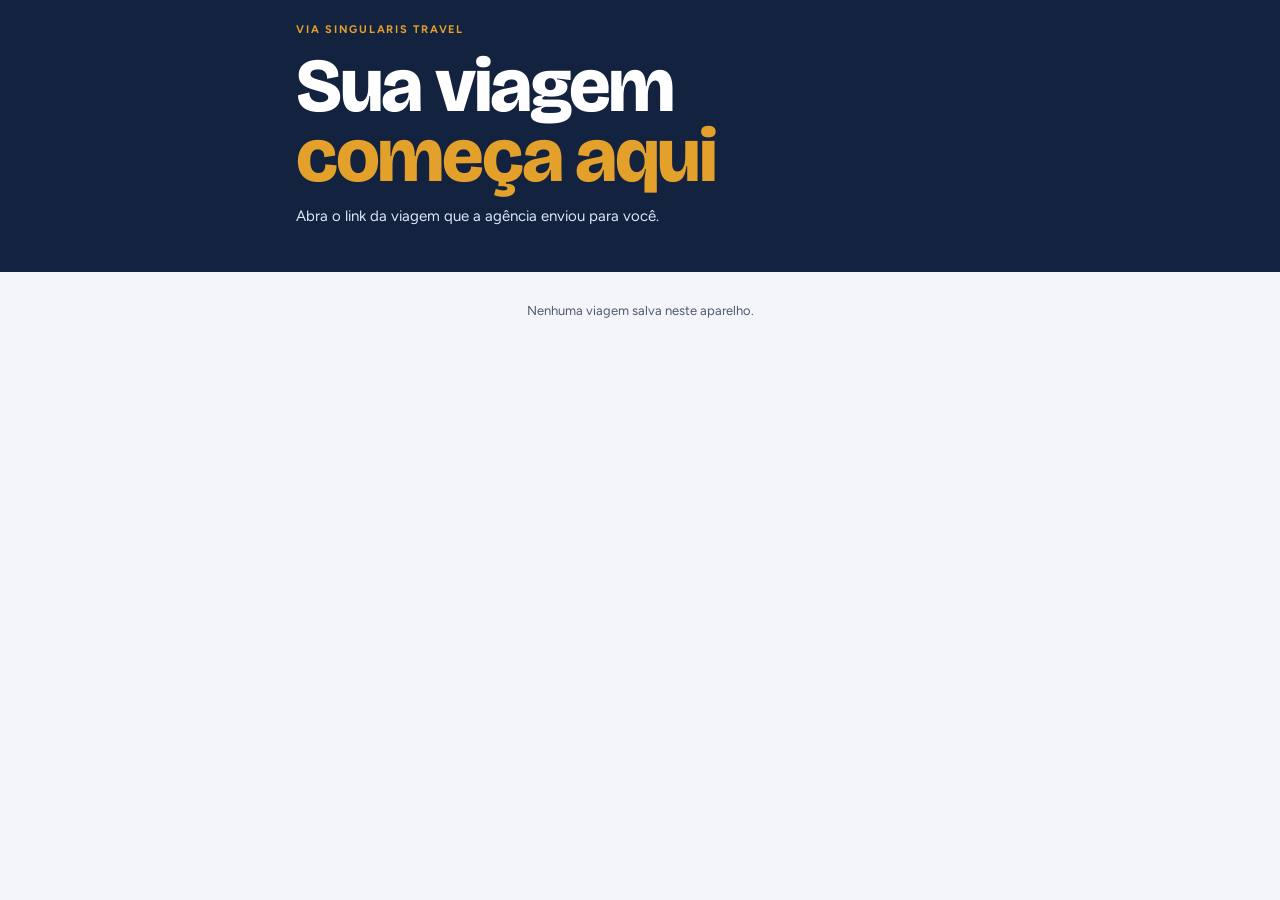
<file: index.html>
<!doctype html>
<html lang="pt-BR">
<head>
<meta charset="utf-8">
<meta name="viewport" content="width=device-width,initial-scale=1,viewport-fit=cover">
<meta name="theme-color" content="#13223F">
<meta name="description" content="Seu roteiro de viagem · Via Singularis Travel">
<meta name="robots" content="noindex">
<meta name="apple-mobile-web-app-capable" content="yes">
<meta name="mobile-web-app-capable" content="yes">
<meta name="apple-mobile-web-app-status-bar-style" content="black-translucent">
<meta name="apple-mobile-web-app-title" content="Minha viagem">
<title>Via Singularis Travel</title>
<link rel="manifest" href="manifest.webmanifest">
<link rel="icon" href="icon.svg" type="image/svg+xml">
<link rel="apple-touch-icon" href="apple-touch-icon.png">
<link rel="preload" href="bricolage-latin.woff2" as="font" type="font/woff2" crossorigin>
<link rel="preload" href="figtree-latin.woff2" as="font" type="font/woff2" crossorigin>
<link rel="stylesheet" href="styles.css">
</head>
<body>
<div class="offline" role="status">Sem internet · roteiro salvo no aparelho</div>
<main id="app" aria-live="polite"></main>
<nav class="tabbar" aria-label="Navegação principal" hidden><div class="wrap" id="tabs"></div></nav>
<script src="config.js"></script>
<script src="api.js"></script>
<script src="app.js"></script>
</body>
</html>
</file>
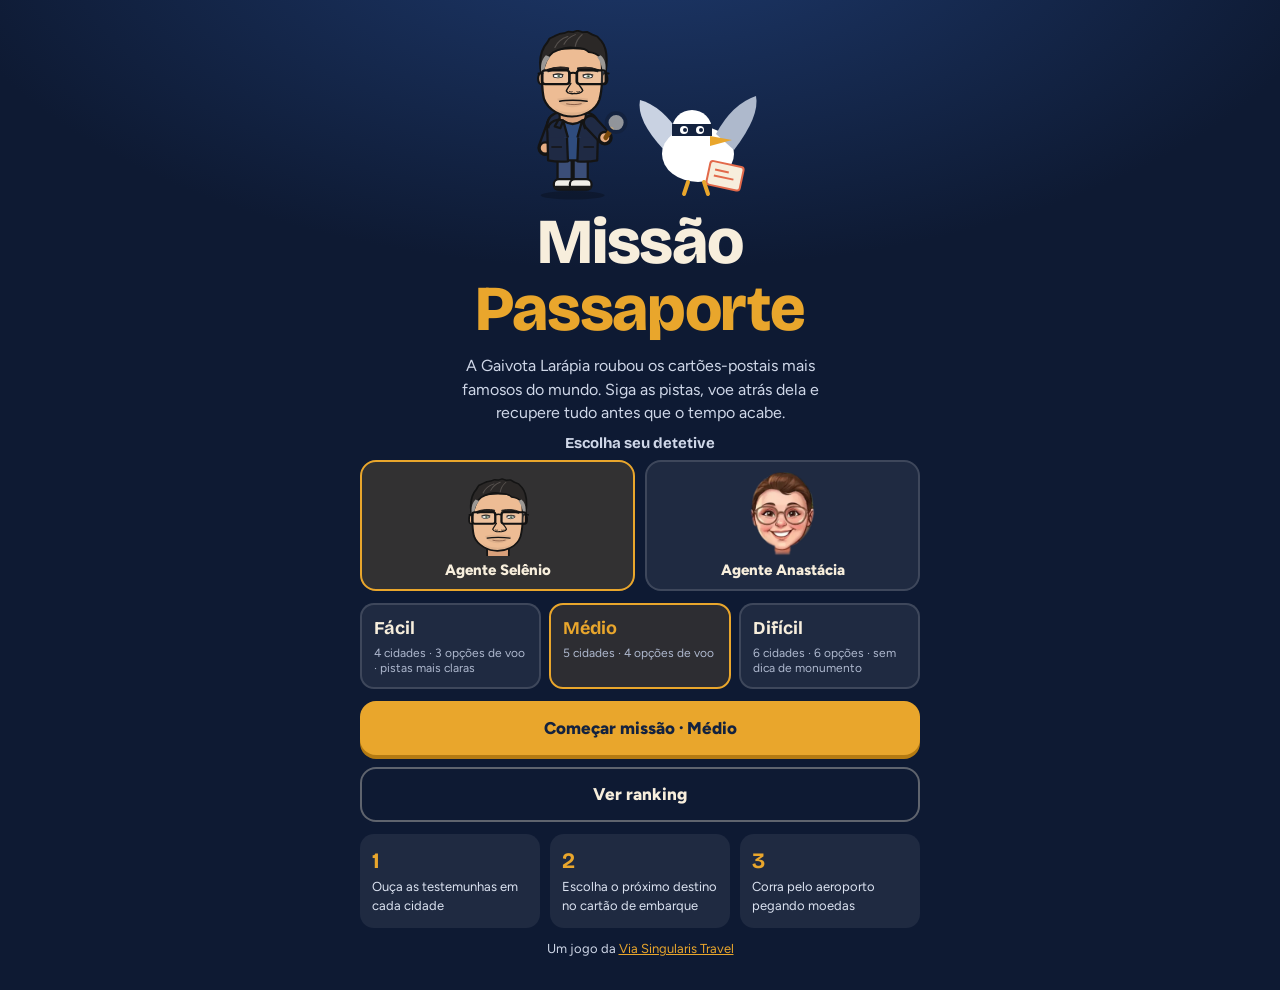
<file: jogo/index.html>
<!doctype html>
<html lang="pt-BR">
<head>
<meta charset="utf-8">
<meta name="viewport" content="width=device-width,initial-scale=1,viewport-fit=cover">
<meta name="description" content="Missão Passaporte: um jogo de detetive viajante da Via Singularis Travel">
<title>Missão Passaporte</title>
<style>
@font-face{font-family:'Bricolage Grotesque';src:url(../bricolage-latin.woff2) format('woff2');font-weight:200 800;font-display:swap}
@font-face{font-family:'Figtree';src:url(../figtree-latin.woff2) format('woff2');font-weight:300 900;font-display:swap}
/* Layout: uma "caderneta de viagem" central, cartões de embarque como escolhas, céu noturno de aeroporto ao fundo */
:root{
  --sky:#0E1A33; --sky2:#16284D; --paper:#F7EEDC; --paper2:#EADDC3; --ink:#13223F; --muted:#5D6578;
  --amber:#E9A62C; --coral:#E2694A; --mint:#3FB28E; --line:rgba(19,34,63,.14);
  --display:'Bricolage Grotesque',system-ui,sans-serif; --text:'Figtree',system-ui,-apple-system,'Segoe UI',sans-serif;
  color-scheme:dark;
}
*{box-sizing:border-box}
html{background:var(--sky)}
html,body{min-height:100%}
body{margin:0;background:radial-gradient(1200px 600px at 50% -10%,#1E3A6E 0%,var(--sky) 60%) fixed,var(--sky);color:var(--paper);font-family:var(--text);font-size:16px;line-height:1.45;-webkit-font-smoothing:antialiased;
  padding-left:max(16px,env(safe-area-inset-left,0px));padding-right:max(16px,env(safe-area-inset-right,0px));padding-block:20px 32px}
button{font:inherit;cursor:pointer}
.wrap{max-width:560px;margin:0 auto;display:flex;flex-direction:column;gap:14px}
.hud{display:flex;align-items:center;gap:10px;justify-content:space-between;font-weight:700;font-size:14px}
.hud .brand{font-family:var(--display);letter-spacing:.02em;color:var(--amber)}
.chip{display:inline-flex;align-items:center;gap:6px;background:rgba(255,255,255,.08);border:1px solid rgba(255,255,255,.14);border-radius:999px;padding:6px 11px;font-variant-numeric:tabular-nums;white-space:nowrap}
.chip.low{background:rgba(226,105,74,.25);border-color:var(--coral)}
.chip svg{width:15px;height:15px}
.stamps{display:flex;gap:6px}
.stamps i{width:14px;height:14px;border-radius:4px;border:1.5px dashed rgba(247,238,220,.45);display:block}
.stamps i.on{background:var(--amber);border:1.5px solid var(--amber)}

.card{background:var(--paper);color:var(--ink);border-radius:22px;padding:20px;box-shadow:0 18px 40px rgba(0,0,0,.35);position:relative}
.eyebrow{font-size:12px;font-weight:800;letter-spacing:.14em;text-transform:uppercase;color:var(--coral)}
h1,h2,h3{font-family:var(--display);margin:0;line-height:1.05;text-wrap:balance}
h1{font-size:clamp(40px,11vw,64px);font-weight:800;letter-spacing:-.02em}
h2{font-size:clamp(28px,7vw,38px);font-weight:800;letter-spacing:-.01em}
h3{font-size:18px;font-weight:700}
p{margin:0}
.sub{color:var(--muted)}
.hero{text-align:center;display:flex;flex-direction:column;align-items:center;gap:12px;padding-top:6px}
.hero h1 span{display:block;color:var(--amber)}
.hero p{color:#CFD7E8;max-width:40ch}
.cast{display:flex;align-items:flex-end;justify-content:center;gap:4px;margin:4px 0 -4px}
.cast svg{height:150px;width:auto}
.cast .heroi{height:170px}
.heroi.festa{animation:pulo 1.1s ease-in-out infinite}
@keyframes pulo{50%{transform:translateY(-10px)}}
.pick{width:100%}
.pick h3{margin:0 0 8px;font-size:15px;color:#CFD7E8;font-weight:700}
.picks{display:grid;grid-template-columns:1fr 1fr;gap:10px}
.pk{display:flex;flex-direction:column;align-items:center;gap:4px;background:rgba(255,255,255,.07);border:2px solid rgba(255,255,255,.14);border-radius:16px;padding:10px 6px 8px;color:var(--paper);font:inherit;font-weight:800;font-size:15px;cursor:pointer}
.pk img,.pk .pkimg{width:76px;height:84px;object-fit:contain;object-position:bottom}
.pk.on{border-color:var(--amber);background:rgba(233,166,44,.16)}
.pk:focus-visible{outline:3px solid #fff;outline-offset:3px}
.cast .gull{height:110px;animation:bob 2.4s ease-in-out infinite}
@keyframes bob{50%{transform:translateY(-8px) rotate(-3deg)}}

.btn{display:flex;align-items:center;justify-content:center;gap:8px;width:100%;border:0;border-radius:16px;padding:15px 18px;font-weight:800;font-size:17px;background:var(--amber);color:var(--ink);box-shadow:0 4px 0 #B47A12;transition:transform .08s}
.btn:active{transform:translateY(3px);box-shadow:0 1px 0 #B47A12}
.btn.ghost{background:transparent;color:var(--paper);box-shadow:inset 0 0 0 2px rgba(247,238,220,.35)}
.btn.dark{background:var(--ink);color:var(--paper);box-shadow:0 4px 0 #050B18}
.btn:focus-visible,.pass:focus-visible,.wit:focus-visible{outline:3px solid #fff;outline-offset:3px}
.row{display:flex;gap:10px;flex-wrap:wrap}
.row>*{flex:1 1 160px}

.how{display:grid;grid-template-columns:repeat(3,minmax(0,1fr));gap:10px;text-align:left}
.how div{background:rgba(255,255,255,.07);border-radius:14px;padding:12px;font-size:13px;color:#DCE3F1}
.how b{display:block;font-family:var(--display);font-size:22px;color:var(--amber)}
.best{font-size:13px;color:#AEB8CE}

.levels{display:grid;grid-template-columns:repeat(3,minmax(0,1fr));gap:8px;width:100%}
.lvl{display:flex;flex-direction:column;gap:4px;align-items:flex-start;text-align:left;background:rgba(255,255,255,.07);border:2px solid rgba(255,255,255,.14);border-radius:14px;padding:10px 12px;color:var(--paper)}
.lvl b{font-family:var(--display);font-size:18px}
.lvl small{font-size:12px;color:#AEB8CE;line-height:1.3}
.lvl.on{border-color:var(--amber);background:rgba(233,166,44,.14)}
.lvl.on b{color:var(--amber)}
.photo{margin:0;display:flex;flex-direction:column;gap:6px}
.photo img{display:block;width:100%;height:240px;object-fit:cover;border-radius:16px;background:var(--sky2)}
.photo figcaption{font-size:11px;color:var(--muted)}
.photo a{color:inherit}
.banner{display:block;width:100%;height:auto;border-radius:16px;background:var(--sky2)}
.city-h{display:flex;align-items:baseline;justify-content:space-between;gap:10px;flex-wrap:wrap}
.fact{font-size:14px;background:var(--paper2);border-radius:12px;padding:10px 12px}
.fact b{color:var(--coral)}

.wits{display:grid;grid-template-columns:repeat(3,minmax(0,1fr));gap:10px}
.wit{display:flex;flex-direction:column;align-items:center;gap:6px;background:#fff;border:2px solid var(--line);border-radius:16px;padding:12px 6px;color:var(--ink);font-weight:700;font-size:14px}
.wit svg{width:44px;height:44px}
.wit small{font-weight:600;color:var(--muted);font-size:12px}
.wit[disabled]{opacity:.55;cursor:default}
.notes{display:flex;flex-direction:column;gap:8px;min-height:20px}
.note{background:#FFF8E6;border-left:4px solid var(--amber);border-radius:10px;padding:10px 12px;font-size:15px;animation:pop .25s ease-out}
.note b{display:block;font-size:12px;letter-spacing:.08em;text-transform:uppercase;color:var(--muted)}
@keyframes pop{from{transform:scale(.96);opacity:.4}}

.passes{display:grid;grid-template-columns:repeat(2,minmax(0,1fr));gap:10px}
.pass{position:relative;text-align:left;background:#fff;border:0;border-radius:14px;padding:12px 12px 12px 16px;color:var(--ink);box-shadow:0 2px 0 var(--line);overflow:hidden}
.pass::before{content:'';position:absolute;left:0;top:0;bottom:0;width:6px;background:var(--c)}
.pass small{display:block;font-size:11px;font-weight:800;letter-spacing:.12em;text-transform:uppercase;color:var(--muted)}
.pass b{display:block;font-family:var(--display);font-size:20px;line-height:1.1}
.pass span{font-size:13px;color:var(--muted)}
.pass::after{content:'';position:absolute;right:46px;top:8px;bottom:8px;border-right:2px dashed var(--line)}
.pass.spot::after{display:none}
.pass em{position:absolute;right:12px;top:50%;transform:translateY(-50%);font-style:normal;font-family:var(--display);font-weight:800;font-size:13px;color:var(--c)}

.runwrap{position:relative}
#run{display:block;width:100%;height:auto;border-radius:18px;background:var(--sky2);touch-action:manipulation;cursor:pointer}
.runhud{position:absolute;left:12px;right:12px;top:10px;display:flex;justify-content:space-between;font-weight:800;font-size:14px;pointer-events:none;text-shadow:0 1px 2px rgba(0,0,0,.5)}
.tip{text-align:center;font-size:14px;color:#CFD7E8}

.msg{text-align:center;display:flex;flex-direction:column;gap:10px;align-items:center}
.big{font-family:var(--display);font-size:64px;font-weight:800;line-height:1;color:var(--coral)}
.score{display:grid;grid-template-columns:1fr auto;gap:6px 14px;font-size:15px;text-align:left;width:100%}
.score span:nth-child(even){font-weight:800;text-align:right;font-variant-numeric:tabular-nums}
.score .tot{border-top:2px solid var(--line);padding-top:8px;font-family:var(--display);font-size:20px}
.rank{display:inline-block;background:var(--ink);color:var(--amber);font-family:var(--display);font-weight:800;padding:8px 14px;border-radius:999px;transform:rotate(-2deg)}
.foot{text-align:center;font-size:13px;color:#AEB8CE}
.foot a{color:var(--amber)}
.rkbox{width:100%;text-align:left;background:#fff;border-radius:16px;padding:12px;box-shadow:0 2px 0 var(--line)}
.rkbox label{display:block;font-weight:800;font-size:14px;margin-bottom:6px}
.rkbox .row{flex-wrap:nowrap}
.rkbox input{flex:1 1 auto;min-width:0;border:2px solid var(--line);border-radius:12px;padding:10px 12px;font:inherit;font-size:16px;color:var(--ink);background:var(--paper)}
.rkbox input:focus{outline:none;border-color:var(--amber)}
.rkbox .btn{flex:0 0 auto;width:auto;padding:10px 16px;font-size:15px}
.rkbox small{display:block;margin-top:6px;color:var(--muted);font-size:12px}
.tabs3{display:grid;grid-template-columns:repeat(3,1fr);gap:6px;width:100%;background:var(--paper2);padding:4px;border-radius:14px}
.tabs3 button{border:0;border-radius:10px;padding:9px 4px;font:inherit;font-weight:800;font-size:14px;background:transparent;color:var(--muted)}
.tabs3 button.on{background:#fff;color:var(--ink);box-shadow:0 1px 0 var(--line)}
.rk{list-style:none;margin:0;padding:0;width:100%;text-align:left}
.rk li{display:grid;grid-template-columns:38px 1fr auto;align-items:center;gap:8px;padding:10px 6px;border-bottom:1px solid var(--line);font-size:15px}
.rk li b{font-family:var(--display);color:var(--muted)}
.rk li:nth-child(-n+3) b{color:var(--coral)}
.rk li em{font-style:normal;font-weight:800;font-variant-numeric:tabular-nums}
.rk li.me{background:#FFF4DC;border-radius:10px}
.rk li.gap{display:block;text-align:center;color:var(--muted);padding:2px;border:0}
.rk li.info{display:block;text-align:center;color:var(--muted);border:0}
.toast{position:fixed;left:50%;bottom:calc(20px + env(safe-area-inset-bottom,0px));transform:translateX(-50%);background:var(--paper);color:var(--ink);font-weight:700;padding:10px 16px;border-radius:12px;z-index:9;box-shadow:0 8px 24px rgba(0,0,0,.35)}
.sr{position:absolute;width:1px;height:1px;overflow:hidden;clip:rect(0 0 0 0)}
@media (max-width:420px){.cast .heroi{height:140px}.levels{grid-template-columns:1fr}.lvl{flex-direction:row;align-items:baseline;gap:10px}.photo img{height:200px}.how{grid-template-columns:1fr}.passes{grid-template-columns:1fr}.cast svg{height:120px}.cast .gull{height:88px}}
@media (prefers-reduced-motion:reduce){*{animation:none!important;transition:none!important}}
</style>

</head>
<body>
<main class="wrap" id="app" aria-live="polite"></main>

<script>
/* Conteúdo do jogo: cidades e pistas. Para incluir uma cidade, copie um bloco e ajuste.
   As pistas descrevem a cidade sem dizer o nome dela. */
const CIDADES = [
  { id: 'lisboa', nome: 'Lisboa', pais: 'Portugal', cor: '#2E7D4F', fato: 'O bonde amarelo 28 sobe e desce as colinas de Lisboa desde 1914.',
    comida: ['pastéis de nata ainda quentinhos', 'bacalhau com azeite'], idioma: ['“Obrigado!”', '“Bom dia, tudo bem?” com um sotaque diferente do nosso'],
    moeda: ['euros'], monumento: ['a Torre de Belém', 'um bonde amarelo subindo a ladeira'], bandeira: ['verde e vermelha, com um escudo no meio'],
    extra: ['Ficou ouvindo fado numa taberna', 'Perguntou onde ficava o bairro de Alfama'] },
  { id: 'paris', nome: 'Paris', pais: 'França', cor: '#1D4E9E', fato: 'A Torre Eiffel foi construída para uma exposição em 1889 e era para ser temporária.',
    comida: ['um croissant amanteigado', 'crepes de chocolate'], idioma: ['“Merci beaucoup!”', '“Bonjour!” com um biquinho caprichado'],
    moeda: ['euros'], monumento: ['a Torre Eiffel', 'a pirâmide de vidro do Louvre'], bandeira: ['de três listras em pé: azul, branca e vermelha'],
    extra: ['Passeou de barco pelo rio Sena', 'Queria ver a Mona Lisa de perto'] },
  { id: 'roma', nome: 'Roma', pais: 'Itália', cor: '#B4472F', fato: 'Quem joga uma moeda na Fontana di Trevi, diz a tradição, volta para a cidade.',
    comida: ['uma massa à carbonara', 'um gelato de pistache'], idioma: ['“Grazie mille!”', '“Ciao, bella!”'],
    moeda: ['euros'], monumento: ['o Coliseu', 'uma fonte onde todo mundo joga moedas'], bandeira: ['de três listras em pé: verde, branca e vermelha'],
    extra: ['Jogou uma moeda de costas numa fonte', 'Perguntou o caminho para o Vaticano'] },
  { id: 'barcelona', nome: 'Barcelona', pais: 'Espanha', cor: '#A64B12', fato: 'A Sagrada Família, de Antoni Gaudí, está em construção desde 1882.',
    comida: ['pão com tomate e azeite', 'tapas e churros'], idioma: ['“Gràcies!”, em catalão', '“Bon dia!”, também em catalão'],
    moeda: ['euros'], monumento: ['uma basílica cheia de torres que nunca fica pronta', 'um parque com bancos de mosaico colorido'], bandeira: ['vermelha e amarela, com um brasão'],
    extra: ['Caminhou pela Rambla até o porto', 'Queria ver um jogo no Camp Nou'] },
  { id: 'londres', nome: 'Londres', pais: 'Reino Unido', cor: '#8E1F2F', fato: 'O nome Big Ben é o do sino, não o da torre do relógio.',
    comida: ['fish and chips embrulhado no papel', 'chá das cinco com biscoitos'], idioma: ['“Cheers, mate!”', '“Thank you, lovely!”'],
    moeda: ['libras esterlinas'], monumento: ['o Big Ben', 'um ônibus vermelho de dois andares'], bandeira: ['azul, com cruzes vermelhas e brancas'],
    extra: ['Pegou o metrô que chamam de “Tube”', 'Esperou a troca da guarda no palácio'] },
  { id: 'novayork', nome: 'Nova York', pais: 'Estados Unidos', cor: '#13223F', fato: 'O Central Park é maior do que o principado de Mônaco.',
    comida: ['um bagel com cream cheese', 'um cachorro-quente de carrinho de rua'], idioma: ['“Thanks a lot!” bem apressado', '“Have a nice day!”'],
    moeda: ['dólares'], monumento: ['a Estátua da Liberdade', 'um táxi amarelo no meio do trânsito'], bandeira: ['de listras vermelhas e brancas, com estrelas'],
    extra: ['Passeou pelo Central Park', 'Queria ver as luzes da Times Square'] },
  { id: 'buenosaires', nome: 'Buenos Aires', pais: 'Argentina', cor: '#3B8FD1', fato: 'O bairro de La Boca é famoso pelas casas pintadas de todas as cores.',
    comida: ['alfajor de doce de leite', 'empanadas assadas'], idioma: ['“¡Gracias, che!”', '“¡Qué lindo día, che!”'],
    moeda: ['pesos argentinos'], monumento: ['um obelisco branco no meio de uma avenida enorme', 'casinhas coloridas no bairro de La Boca'], bandeira: ['azul-clara e branca, com um sol no meio'],
    extra: ['Assistiu a um casal dançando tango na rua', 'Tomou um mate com os amigos'] },
  { id: 'cusco', nome: 'Cusco', pais: 'Peru', cor: '#9C3D2E', fato: 'Cusco fica a 3.400 metros de altitude e foi a capital do Império Inca.',
    comida: ['um ceviche bem limãozinho', 'uma sopa quentinha de quinoa'], idioma: ['algumas palavras em quíchua, a língua dos incas', '“¡Gracias!” misturado com quíchua'],
    moeda: ['soles'], monumento: ['as ruínas de Machu Picchu', 'uma lhama enfeitada com fitas coloridas'], bandeira: ['vermelha e branca, com três listras em pé'],
    extra: ['Reclamou do ar rarefeito lá no alto', 'Comprou um gorro de lã de alpaca'] },
  { id: 'toquio', nome: 'Tóquio', pais: 'Japão', cor: '#C7364A', fato: 'No cruzamento de Shibuya, até 3 mil pessoas atravessam a rua de uma só vez.',
    comida: ['sushi numa esteira rolante', 'um ramen bem quente'], idioma: ['“Arigatō!” com uma reverência', '“Konnichiwa!”'],
    moeda: ['ienes'], monumento: ['uma torre de metal pintada de vermelho e branco', 'o monte Fuji ao longe'], bandeira: ['branca, com um círculo vermelho no meio'],
    extra: ['Pegou um trem-bala pontualíssimo', 'Queria ver as cerejeiras em flor'] },
  { id: 'cairo', nome: 'Cairo', pais: 'Egito', cor: '#C08A2E', fato: 'A Grande Pirâmide de Gizé tem cerca de 4.500 anos.',
    comida: ['koshari, o prato de rua mais famoso', 'tâmaras e chá de hibisco'], idioma: ['“Shukran!”, que é obrigado em árabe', '“Salam!”'],
    moeda: ['libras egípcias'], monumento: ['as pirâmides de Gizé', 'a Esfinge'], bandeira: ['vermelha, branca e preta, com uma águia dourada'],
    extra: ['Fez um passeio de barco pelo rio Nilo', 'Pechinchou num mercado cheio de especiarias'] },
];


/* ===== configuração ===== */
const JOGO = {
  site: 'https://www.vstravel.com.br/',        // "Conheça nossas viagens"
  compartilhar: 'https://www.vstravel.com.br/', // link enviado ao compartilhar
  horas: 96, paradas: 5,                         // horas iniciais e cidades por caso
  custoPista: 2, custoVoo: 6, custoErro: 10, custoChute: 6,
};

/* ===== ranking (Supabase da agência; a chave publicável pode ficar no código) ===== */
const RANK = { url: 'https://uznjtjqtcujbidncukbo.supabase.co', key: 'sb_publishable_6XxN2qU84tRtrwGYBzRHHA_s3P16jAV' };

/* ===== níveis de dificuldade ===== */
const NIVEIS = {
  facil:   { nome: 'Fácil',   desc: '4 cidades · 3 opções de voo · pistas mais claras', paradas: 4, horas: 120, opcoes: 3, corrida: 12000, vel: 240, mult: 1 },
  medio:   { nome: 'Médio',   desc: '5 cidades · 4 opções de voo',                     paradas: 5, horas: 96,  opcoes: 4, corrida: 16000, vel: 300, mult: 1.5 },
  dificil: { nome: 'Difícil', desc: '6 cidades · 6 opções · sem dica de monumento',    paradas: 6, horas: 84,  opcoes: 6, corrida: 20000, vel: 360, mult: 2 },
};
let NIVEL = 'medio';

/* ===== fotos dos pontos turísticos (Wikimedia Commons, licenças livres) =====
   O jogo busca a foto, o autor e a licença direto no Commons; sem internet, mostra a silhueta. */
const FOTOS = {
  lisboa: 'Torre de Belém - Lisboa Portugal.jpg',
  paris: 'Paris - The Eiffel Tower in spring - 2307.jpg',
  roma: 'Colosseum - Rome - Italy (16800139540).jpg',
  barcelona: 'La Sagrada Família Basílica in Barcelona, Spain.jpg',
  londres: 'Big Ben Elizabeth Tower London 2023 01.jpg',
  novayork: 'Statue of Liberty, NY.jpg',
  buenosaires: 'Buenos Aires - Obelisco.jpg',
  cusco: 'Machu Picchu, Peru.jpg',
  toquio: 'Tokyo Tower, Minato City.jpg',
  cairo: 'All Gizah Pyramids.jpg',
};
const FOTO = {}; // id -> { src, autor, licenca, pagina }
async function carregarFotos() {
  try {
    const titles = Object.values(FOTOS).map(f => 'File:' + f).join('|');
    const url = 'https://commons.wikimedia.org/w/api.php?origin=*&format=json&action=query&prop=imageinfo&iiprop=url|extmetadata&iiurlwidth=960&titles=' + encodeURIComponent(titles);
    const r = await fetch(url); if (!r.ok) return;
    const j = await r.json();
    const txt = h => { const d = document.createElement('div'); d.innerHTML = h || ''; return (d.textContent || '').replace(/\s+/g, ' ').trim(); };
    const norm = t => (t || '').replace(/^File:/, '').replace(/_/g, ' ');
    const porNome = {};
    for (const pg of Object.values(j.query?.pages || {})) {
      const ii = pg.imageinfo?.[0]; if (!ii) continue;
      const m = ii.extmetadata || {};
      porNome[norm(pg.title)] = { src: ii.thumburl || ii.url, autor: txt(m.Artist?.value).slice(0, 80) || 'autor no Commons', licenca: txt(m.LicenseShortName?.value) || 'licença livre', pagina: ii.descriptionurl };
    }
    (j.query?.normalized || []).forEach(n => { if (porNome[norm(n.to)]) porNome[norm(n.from)] = porNome[norm(n.to)]; });
    for (const [id, f] of Object.entries(FOTOS)) { const x = porNome[f]; if (x && x.src) { FOTO[id] = x; const im = new Image(); im.src = x.src; } }
  } catch { /* sem internet ou bloqueado: fica a silhueta */ }
}

/* ===== personagens ===== */
// Detetives escolhidos pelo jogador: caricatura (cabeça) sobre um corpo desenhado aqui.
const PERS = {
  selenio:   { nome: 'Agente Selênio',   estilo: 'jaqueta', jaqueta: '#1F2A44', camisa: '#2F4C7E', calca: '#3B4E78', tenis: '#F2EFE8', sola: '#1A1A1A', pele: '#E7AE84', linha: '#141414', lw: 2.4 },
  anastacia: { nome: 'Agente Anastácia', img: '[data-uri]', estilo: 'camiseta', camisa: '#A9CFE3', calca: '#4A78AE', bermuda: true, tenis: '#F2EFE8', sola: '#4A78AE', pele: '#F2C4A6', linha: '#6B4A3A', lw: 1.6 },
};
// Rosto do Agente Selênio desenhado a partir de foto do Renato (vetor), com gola própria.
PERS.selenio.cabeca = `<g transform="translate(60 0) scale(0.08 0.068) translate(-965 -228)" stroke-linejoin="round" stroke-linecap="round">  <path d="M790 1380 L795 1720 L1135 1720 L1140 1380 Z" fill="#D9A07A" stroke="#141414" stroke-width="28"/>  <ellipse cx="548" cy="985" rx="40" ry="86" fill="#E8B48C" stroke="#141414" stroke-width="28"/>  <ellipse cx="1385" cy="990" rx="40" ry="86" fill="#E8B48C" stroke="#141414" stroke-width="28"/>  <path d="M575 640 C555 900 545 1100 585 1300 C640 1480 820 1578 960 1575 C1110 1572 1270 1482 1320 1310 C1365 1120 1362 900 1345 640 C1300 470 650 470 575 640 Z" fill="#EDBC94" stroke="#141414" stroke-width="30"/>  <path d="M760 1300 C860 1265 1060 1265 1170 1300 C1150 1380 1060 1430 960 1432 C860 1430 780 1380 760 1300 Z" fill="rgba(70,55,45,.08)"/>  <path d="M720 1430 C800 1540 1110 1545 1200 1430 C1150 1530 1060 1572 960 1572 C860 1572 770 1530 720 1430 Z" fill="rgba(70,55,45,.08)"/>  <path d="M548 905 C520 730 538 540 630 420 L660 360 L730 320 L790 290 L850 278 L910 252 L970 260 L1030 238 L1095 262 L1160 258 L1225 300 L1290 330 L1345 400 C1415 500 1425 700 1402 880 C1375 790 1352 712 1330 655 C1290 600 1235 578 1180 572 C1140 525 1075 505 1000 508 C920 485 800 510 700 580 C625 645 588 765 568 905 Z" fill="#2B2827" stroke="#141414" stroke-width="28"/>  <path d="M552 900 C538 790 550 690 610 620 L668 650 C615 720 592 810 585 900 Z" fill="#9B9895"/>  <path d="M1398 880 C1410 770 1395 680 1335 620 L1290 648 C1335 720 1355 805 1362 880 Z" fill="#9B9895"/>  <path d="M1000 300 C930 330 880 380 850 450 M1090 300 C1040 350 1010 410 1000 480 M900 330 C820 360 760 420 730 500" fill="none" stroke="#55504D" stroke-width="16"/>  <path d="M630 842 C720 800 830 795 912 818 L906 856 C820 836 720 842 640 878 Z" fill="#26211F" stroke="#141414" stroke-width="14"/>  <path d="M1030 818 C1120 798 1225 804 1305 846 L1296 880 C1220 846 1120 838 1036 856 Z" fill="#26211F" stroke="#141414" stroke-width="14"/>  <ellipse cx="770" cy="945" rx="62" ry="28" fill="#fff" stroke="#141414" stroke-width="14"/>  <circle cx="782" cy="946" r="22" fill="#6E8B6E"/><circle cx="782" cy="946" r="10" fill="#141414"/>  <ellipse cx="1165" cy="948" rx="62" ry="28" fill="#fff" stroke="#141414" stroke-width="14"/>  <circle cx="1172" cy="949" r="22" fill="#6E8B6E"/><circle cx="1172" cy="949" r="10" fill="#141414"/>  <path d="M708 925 C750 905 800 905 838 925 M1102 928 C1145 908 1195 908 1232 928" fill="none" stroke="#141414" stroke-width="16"/>  <rect x="560" y="858" width="362" height="212" rx="40" fill="rgba(255,255,255,.10)" stroke="#121212" stroke-width="36"/>  <rect x="1020" y="858" width="385" height="212" rx="40" fill="rgba(255,255,255,.10)" stroke="#121212" stroke-width="36"/>  <path d="M922 905 Q970 882 1020 905 M560 900 L515 905 M1405 900 L1440 905" fill="none" stroke="#121212" stroke-width="30"/>  <path d="M940 1060 C918 1110 888 1142 882 1176 C900 1220 958 1228 990 1214 C1028 1226 1084 1210 1098 1172 C1090 1140 1062 1110 1040 1060" fill="none" stroke="#141414" stroke-width="20"/>  <path d="M922 1185 C935 1195 950 1196 960 1190 M1020 1190 C1030 1196 1048 1196 1060 1185" fill="none" stroke="#141414" stroke-width="12"/>  <path d="M795 1338 C880 1318 1050 1318 1155 1338" fill="none" stroke="#141414" stroke-width="22"/>  <path d="M885 1378 C950 1394 1020 1394 1078 1376" fill="none" stroke="#7A4E3A" stroke-width="12"/></g>`;
PERS.selenio.gola = `<path d="M50 96 Q60 103 70 96 L69 114 L51 114 Z" fill="#2F4C7E"/><path d="M34 104 Q35 97 45 95 L50 96 L55 114 L36 114 Z M86 104 Q85 97 75 95 L70 96 L65 114 L84 114 Z" fill="#1F2A44"/><path d="M50 96 Q60 103 70 96 M34 104 Q35 97 45 95 L50 96 L55 114 M86 104 Q85 97 75 95 L70 96 L65 114" fill="none" stroke="#141414" stroke-width="2.4" stroke-linejoin="round"/><path d="M45 95 L50 96 L47 104 L41 102 Z M75 95 L70 96 L73 104 L79 102 Z" fill="#1F2A44" stroke="#141414" stroke-width="2.4" stroke-linejoin="round"/>`;
let HEROI = 'selenio';
// pose: 'normal' | 'festa' (braços para cima) | 'c1' / 'c2' (quadros da corrida)
function heroiSVG(id, pose = 'normal') {
  const P = PERS[id] || PERS.selenio, festa = pose === 'festa', c = pose === 'c1' ? 1 : pose === 'c2' ? -1 : 0;
  const L = P.linha, W = P.lw, st = `stroke="${L}" stroke-width="${W}" stroke-linejoin="round"`;
  const traco = (d, cor, larg) => `<path d="${d}" stroke="${L}" stroke-width="${larg + W * 2}" stroke-linecap="round" fill="none"/><path d="${d}" stroke="${cor}" stroke-width="${larg}" stroke-linecap="round" fill="none"/>`;
  const perna = (x, ang) => `<g transform="rotate(${ang} ${x + 7} 134)">` + (P.bermuda
      ? `<rect x="${x + 2}" y="149" width="11" height="14" rx="5" fill="${P.pele}" ${st}/><rect x="${x}" y="128" width="15" height="24" rx="5" fill="${P.calca}" ${st}/><rect x="${x - 1}" y="148" width="17" height="5" rx="2" fill="#5D8AC0" ${st}/>`
      : `<rect x="${x}" y="128" width="15" height="35" rx="6" fill="${P.calca}" ${st}/>`)
    + `<rect x="${x - 4}" y="158" width="23" height="11" rx="5.5" fill="${P.tenis}" ${st}/><rect x="${x - 4}" y="165" width="23" height="4" rx="2" fill="${P.sola}"/></g>`;
  const braco = (x1, y1, x2, y2) => {
    if (P.estilo === 'jaqueta') return traco(`M${x1} ${y1} L${x2} ${y2}`, P.jaqueta, 12) + `<circle cx="${x2}" cy="${y2}" r="6" fill="${P.pele}" ${st}/>`;
    const mx = x1 + (x2 - x1) * .28, my = y1 + (y2 - y1) * .28; // manga curta + antebraço
    return traco(`M${mx} ${my} L${x2} ${y2}`, P.pele, 8.5) + traco(`M${x1} ${y1} L${mx} ${my}`, P.camisa, 12) + `<circle cx="${x2}" cy="${y2}" r="5.5" fill="${P.pele}" ${st}/>`;
  };
  const esq = festa ? braco(41, 97, 26, 66) : c ? braco(41, 98, 37 + 15 * c, 124) : braco(41, 98, 31, 125);
  const dir = festa ? braco(79, 97, 95, 66) : c ? braco(79, 98, 83 - 15 * c, 124) : braco(79, 98, 94, 114);
  const lx = 106, ly = 98, hx = 95, hy = 114;
  const lupa = (c || festa) ? '' : `<path d="M${hx} ${hy} L${lx - 5} ${ly + 7}" stroke="#7A4A0C" stroke-width="5" stroke-linecap="round"/><circle cx="${lx}" cy="${ly}" r="10" fill="rgba(247,238,220,.55)" stroke="#13223F" stroke-width="4"/>`;
  const tronco = P.estilo === 'jaqueta'
    ? `<rect x="47" y="87" width="26" height="51" fill="${P.camisa}" ${st}/>
  <path d="M33 100 Q34 89 47 87 L53 88 L55 139 Q44 140 34 138 Z" fill="${P.jaqueta}" ${st}/>
  <path d="M87 100 Q86 89 73 87 L67 88 L65 139 Q76 140 86 138 Z" fill="${P.jaqueta}" ${st}/>
  <path d="M47 87 L43 79 L54 85 Z M73 87 L77 79 L66 85 Z" fill="${P.jaqueta}" ${st}/>
  <path d="M38 124 L48 124 M72 124 L82 124" stroke="${L}" stroke-width="1.6" stroke-linecap="round"/>`
    : `<path d="M35 99 Q37 88 50 87 L70 87 Q83 88 85 99 L87 134 Q60 141 33 134 Z" fill="${P.camisa}" ${st}/>
  <path d="M52 87.5 L60 100 L68 87.5 Z" fill="${P.pele}" ${st}/>`;
  return `<svg class="heroi${festa ? ' festa' : ''}" viewBox="0 0 120 180" role="img" aria-label="${P.nome}">
  <ellipse cx="60" cy="175" rx="34" ry="4.5" fill="rgba(0,0,0,.25)"/>
  ${perna(44, c * 30)}${perna(61, -c * 30)}
  ${esq}
  <path d="M51 80 L69 80 L71 93 L49 93 Z" fill="${P.pele}"/>
  ${tronco}
  ${P.cabeca || `<image href="${P.img}" x="14" y="0" width="92" height="98" preserveAspectRatio="xMidYMax meet"/>`}
  ${P.gola ? P.gola : P.estilo === 'jaqueta' ? `<path d="M50 91 Q60 97 70 91 L68 108 L52 108 Z" fill="${P.camisa}"/>
  <path d="M34 101 Q35 91 46 90 L51 91 L55 110 L36 110 Z M86 101 Q85 90 74 88 L69 91 L65 110 L84 110 Z" fill="${P.jaqueta}"/>
  <path d="M50 91 Q60 97 70 91 M34 101 Q35 91 46 90 L51 91 L55 110 M86 101 Q85 90 74 88 L69 91 L65 110" fill="none" ${st}/>
  <path d="M46 90 L43 83 L53 90 Z M74 89 L78 82 L67 90 Z" fill="${P.jaqueta}" ${st}/>` : `<path d="M50 91 L60 104 L70 91 Z" fill="${P.pele}"/>
  <path d="M35 99 Q37 91 49 90 L60 104 L71 90 Q83 91 85 99 L86 110 L34 110 Z" fill="${P.camisa}"/>
  <path d="M35 99 Q37 91 49 90 L60 104 L71 90 Q83 91 85 99" fill="none" ${st}/>`}
  ${dir}${lupa}
</svg>`;
}
// quadros da corrida, desenhados no canvas como imagens
const QUADROS = {};
function quadrosHeroi(id) {
  if (QUADROS[id]) return QUADROS[id];
  return QUADROS[id] = ['c1', 'c2'].map(q => { const im = new Image(); im.src = 'data:image/svg+xml;charset=utf-8,' + encodeURIComponent(heroiSVG(id, q).replace('<svg ', '<svg xmlns="http://www.w3.org/2000/svg" xmlns:xlink="http://www.w3.org/1999/xlink" width="120" height="180" ')); return im; });
}

/* ===== vilã (original) ===== */
const GAIVOTA = `<svg class="gull" viewBox="0 0 130 110" role="img" aria-label="Gaivota Larápia, com máscara e cartões-postais">
  <path d="M30 60 q-28 -30 -24 -50 q22 6 40 34z" fill="#C9D2E2"/>
  <ellipse cx="64" cy="64" rx="36" ry="28" fill="#fff"/>
  <path d="M100 60 q26 -34 22 -54 q-24 8 -40 38z" fill="#AEB9CC"/>
  <circle cx="58" cy="40" r="20" fill="#fff"/>
  <path d="M38 34 h40 v12 h-40z" fill="#13223F" rx="6"/><circle cx="50" cy="40" r="4" fill="#fff"/><circle cx="66" cy="40" r="4" fill="#fff"/>
  <circle cx="51" cy="40" r="2" fill="#13223F"/><circle cx="67" cy="40" r="2" fill="#13223F"/>
  <path d="M76 46 l22 4 l-22 6z" fill="#E9A62C"/>
  <g transform="rotate(12 92 86)"><rect x="74" y="74" width="34" height="24" rx="3" fill="#F7EEDC" stroke="#E2694A" stroke-width="2"/><path d="M80 82h14M80 88h20" stroke="#E2694A" stroke-width="2"/></g>
  <path d="M54 92 l-4 12 M70 92 l4 12" stroke="#E9A62C" stroke-width="4" stroke-linecap="round"/>
</svg>`;
const ICON = {
  clock:'<svg viewBox="0 0 24 24" fill="none" stroke="currentColor" stroke-width="2.4" stroke-linecap="round"><circle cx="12" cy="12" r="9"/><path d="M12 7v5l3 2"/></svg>',
  coin:'<svg viewBox="0 0 24 24"><circle cx="12" cy="12" r="9" fill="#E9A62C"/><circle cx="12" cy="12" r="5.5" fill="none" stroke="#B47A12" stroke-width="2"/></svg>',
  garcom:'<svg viewBox="0 0 48 48"><circle cx="24" cy="24" r="23" fill="#FCE3D8"/><circle cx="24" cy="19" r="8" fill="#9C5B3B"/><path d="M10 42 q14 -16 28 0z" fill="#13223F"/><path d="M20 30 l4 4 l4 -4z" fill="#fff"/><path d="M33 12 h10 M38 12 v-4" stroke="#13223F" stroke-width="2.5" stroke-linecap="round"/></svg>',
  taxista:'<svg viewBox="0 0 48 48"><circle cx="24" cy="24" r="23" fill="#FFF0C2"/><circle cx="24" cy="20" r="8" fill="#E1A57A"/><path d="M14 15 q10 -9 20 0 v2 h-20z" fill="#13223F"/><path d="M10 42 q14 -16 28 0z" fill="#E9A62C"/><rect x="18" y="7" width="12" height="5" rx="2" fill="#E9A62C"/></svg>',
  guia:'<svg viewBox="0 0 48 48"><circle cx="24" cy="24" r="23" fill="#D9F2E9"/><circle cx="24" cy="20" r="8" fill="#C98A5E"/><path d="M15 17 q9 -12 18 0" fill="#3B2A20"/><path d="M10 42 q14 -16 28 0z" fill="#3FB28E"/><path d="M36 26 v-16 l8 4 l-8 4" fill="#E2694A" stroke="#13223F" stroke-width="1.5"/></svg>',
};

/* ===== utilidades ===== */
const $ = s => document.querySelector(s);
const app = $('#app');
const esc = s => String(s ?? '').replace(/[&<>"']/g, c => ({'&':'&amp;','<':'&lt;','>':'&gt;','"':'&quot;',"'":'&#39;'}[c]));
const pick = a => a[Math.floor(Math.random() * a.length)];
const shuffle = a => { const b = [...a]; for (let i = b.length - 1; i > 0; i--) { const j = Math.floor(Math.random() * (i + 1)); [b[i], b[j]] = [b[j], b[i]]; } return b; };
const city = id => CIDADES.find(c => c.id === id);
const store = { get(k, d) { try { const v = localStorage.getItem(k); return v === null ? d : JSON.parse(v); } catch { return d; } }, set(k, v) { try { localStorage.setItem(k, JSON.stringify(v)); } catch { /* sem armazenamento */ } } };
function toast(t) { const el = document.createElement('div'); el.className = 'toast'; el.textContent = t; document.body.append(el); setTimeout(() => el.remove(), 2200); }

/* ===== estado ===== */
let S = null;
function novoCaso() {
  const N = NIVEIS[NIVEL];
  const rota = shuffle(CIDADES.map(c => c.id)).slice(0, N.paradas);
  S = { rota, idx: 0, horas: N.horas, moedas: 0, erros: 0, pistas: [], opcoes: null, errados: [], nivel: NIVEL };
}
const atual = () => city(S.rota[S.idx]);
const proxima = () => city(S.rota[S.idx + 1]);
const ehFinal = () => S.idx === S.rota.length - 1;
function gastar(h) { S.horas = Math.max(0, S.horas - h); if (S.horas <= 0) { fim(false); return false; } return true; }

/* ===== testemunhas e pistas ===== */
const TESTEMUNHAS = [
  { id: 'garcom', nome: 'Garçom', tipos: ['comida', 'idioma'] },
  { id: 'taxista', nome: 'Taxista', tipos: ['moeda', 'bandeira'] },
  { id: 'guia', nome: 'Guia', tipos: ['monumento', 'extra'] },
];
const FRASE = {
  comida: v => `Ela comeu ${v} e disse que ia provar o mesmo no próximo destino.`,
  idioma: v => `Ela treinava uma frase para a próxima viagem: ${v}`,
  moeda: v => `Pediu para trocar o dinheiro todo por ${v}.`,
  bandeira: v => `Tinha um adesivo de bandeira na asa: ${v}.`,
  monumento: v => `Disse que queria muito uma foto com ${v}.`,
  extra: v => `${v} — é para lá que ela vai!`,
};
const ESCONDE = {
  garcom: c => `Ela passou correndo e pediu ${pick(c.comida)} para viagem. Está aqui na cidade, com certeza!`,
  taxista: c => `Levei uma gaivota de máscara até o cartão-postal mais famoso daqui. Ela queria se esconder lá.`,
  guia: c => `Ela se escondeu no ponto turístico mais conhecido da cidade. Você sabe qual é?`,
};
function pista(wid) {
  const w = TESTEMUNHAS.find(x => x.id === wid);
  if (ehFinal()) return ESCONDE[wid](atual());
  const c = proxima(); let tipos = w.tipos;
  if (w.id === 'guia') tipos = NIVEL === 'facil' ? ['monumento'] : NIVEL === 'dificil' ? ['extra'] : tipos;
  let tipo = pick(tipos);
  if (tipo === 'moeda' && c.moeda[0] === 'euros') tipo = 'bandeira'; // euro vale para várias cidades
  return FRASE[tipo](pick(c[tipo]));
}

/* ===== desenho das cidades (canvas) ===== */
function skyline(ctx, id, W, H, base, cor, alpha = 1) {
  ctx.save(); ctx.globalAlpha = alpha; ctx.fillStyle = cor; ctx.strokeStyle = cor;
  const g = base, cx = W / 2;
  const R = (x, y, w, h) => ctx.fillRect(x, y, w, h);
  const T = (pts) => { ctx.beginPath(); ctx.moveTo(pts[0], pts[1]); for (let i = 2; i < pts.length; i += 2) ctx.lineTo(pts[i], pts[i + 1]); ctx.closePath(); ctx.fill(); };
  switch (id) {
    case 'lisboa': // colinas, Torre de Belém e bonde
      ctx.beginPath(); ctx.moveTo(0, g); ctx.quadraticCurveTo(W * .25, g - 70, W * .5, g - 20); ctx.quadraticCurveTo(W * .75, g - 60, W, g - 10); ctx.lineTo(W, g); ctx.fill();
      R(cx - 22, g - 120, 44, 100); R(cx - 32, g - 60, 64, 40); for (let i = -2; i <= 2; i++) R(cx + i * 10 - 3, g - 128, 6, 10);
      R(W * .18, g - 64, 60, 26); ctx.globalAlpha = alpha * .5; R(W * .18 + 6, g - 58, 10, 10); R(W * .18 + 22, g - 58, 10, 10); R(W * .18 + 38, g - 58, 10, 10); break;
    case 'paris': // Torre Eiffel e telhados
      for (let i = 0; i < W; i += 46) R(i, g - 30 - (i % 3) * 8, 40, 30 + (i % 3) * 8);
      T([cx, g - 170, cx + 46, g, cx + 30, g, cx, g - 60, cx - 30, g, cx - 46, g]); R(cx - 26, g - 70, 52, 6); R(cx - 14, g - 120, 28, 5); break;
    case 'roma': // Coliseu
      ctx.beginPath(); ctx.ellipse(cx, g - 50, 130, 60, 0, Math.PI, 0); ctx.lineTo(cx + 130, g); ctx.lineTo(cx - 130, g); ctx.fill();
      ctx.globalCompositeOperation = 'destination-out';
      for (let r = 0; r < 3; r++) for (let i = -5; i <= 5; i++) { ctx.beginPath(); ctx.ellipse(cx + i * 22, g - 20 - r * 30, 6, 10, 0, 0, Math.PI * 2); ctx.fill(); }
      ctx.globalCompositeOperation = 'source-over'; break;
    case 'barcelona': // torres da basílica
      [[-60, 110], [-30, 150], [0, 175], [30, 150], [60, 110]].forEach(([dx, h]) => { T([cx + dx - 12, g, cx + dx + 12, g, cx + dx + 6, g - h, cx + dx, g - h - 18, cx + dx - 6, g - h]); });
      R(cx - 80, g - 40, 160, 40); break;
    case 'londres': // Big Ben e ônibus
      R(cx - 18, g - 150, 36, 150); T([cx - 22, g - 150, cx + 22, g - 150, cx, g - 190]);
      ctx.globalCompositeOperation = 'destination-out'; ctx.beginPath(); ctx.arc(cx, g - 122, 11, 0, 7); ctx.fill(); ctx.globalCompositeOperation = 'source-over';
      R(W * .62, g - 52, 96, 48); ctx.beginPath(); ctx.arc(W * .62 + 20, g - 4, 8, 0, 7); ctx.arc(W * .62 + 76, g - 4, 8, 0, 7); ctx.fill(); break;
    case 'novayork': // arranha-céus e a estátua
      [[.08, 120], [.16, 170], [.26, 95], [.34, 140], [.66, 150], [.74, 105], [.84, 185], [.92, 125]].forEach(([x, h]) => R(W * x, g - h, W * .07, h));
      R(cx - 10, g - 70, 20, 70); R(cx - 4, g - 120, 8, 52); R(cx + 4, g - 150, 5, 34); T([cx - 12, g - 128, cx + 12, g - 128, cx, g - 142]); break;
    case 'buenosaires': // Obelisco e casinhas
      T([cx - 16, g, cx + 16, g, cx + 10, g - 160, cx, g - 178, cx - 10, g - 160]);
      for (let i = 0; i < 5; i++) { R(W * .06 + i * 40, g - 44 - (i % 2) * 12, 34, 44 + (i % 2) * 12); R(W * .66 + i * 40, g - 36 - (i % 2) * 14, 34, 36 + (i % 2) * 14); } break;
    case 'cusco': // montanhas e ruínas
      T([0, g, W * .2, g - 120, W * .38, g - 60, W * .55, g - 170, W * .72, g - 80, W * .86, g - 110, W, g]);
      ctx.globalAlpha = alpha * .55; for (let i = 0; i < 6; i++) R(W * .3 + i * 22, g - 28 - (i % 2) * 8, 18, 28 + (i % 2) * 8); break;
    case 'toquio': // monte Fuji e torre
      ctx.globalAlpha = alpha * .55; T([W * .05, g, W * .3, g - 120, W * .55, g]); ctx.globalAlpha = alpha;
      T([cx + 40, g, cx + 84, g, cx + 66, g - 120, cx + 62, g - 168, cx + 58, g - 120]); R(cx + 48, g - 60, 28, 6); R(cx + 54, g - 110, 16, 5);
      for (let i = 0; i < 4; i++) R(W * .72 + i * 34, g - 50 - i * 18, 28, 50 + i * 18); break;
    case 'cairo': // pirâmides
      T([W * .12, g, W * .34, g - 120, W * .56, g]); T([W * .42, g, W * .62, g - 150, W * .82, g]); ctx.globalAlpha = alpha * .6; T([W * .74, g, W * .86, g - 70, W * .98, g]); break;
  }
  ctx.globalAlpha = alpha; R(0, g, W, H - g); ctx.restore();
}
function cityBanner(c) {
  const cv = document.createElement('canvas'); const W = 640, H = 260; cv.width = W; cv.height = H; cv.className = 'banner';
  cv.setAttribute('role', 'img'); cv.setAttribute('aria-label', `Silhueta de ${c.nome}`);
  const x = cv.getContext('2d'); const gr = x.createLinearGradient(0, 0, 0, H); gr.addColorStop(0, '#1E3A6E'); gr.addColorStop(1, c.cor); x.fillStyle = gr; x.fillRect(0, 0, W, H);
  x.fillStyle = 'rgba(255,255,255,.7)'; for (let i = 0; i < 26; i++) { x.fillRect((i * 97) % W, (i * 53) % 110, 2, 2); }
  x.fillStyle = '#F7EEDC'; x.beginPath(); x.arc(W * .84, 54, 22, 0, 7); x.fill();
  skyline(x, c.id, W, H, H - 30, 'rgba(14,26,51,.88)');
  return cv;
}

/* ===== ranking ===== */
function jogadorId() {
  let id = store.get('mp-jogador', null);
  if (!id) {
    id = (crypto.randomUUID && crypto.randomUUID()) || 'xxxxxxxx-xxxx-4xxx-yxxx-xxxxxxxxxxxx'.replace(/[xy]/g, c => { const r = Math.random() * 16 | 0; return (c === 'x' ? r : (r & 3 | 8)).toString(16); });
    store.set('mp-jogador', id);
  }
  return id;
}
// Dentro do app de roteiros, o nome do cliente vem preenchido.
function nomeDoApp() { try { if (window.parent !== window && window.parent.vsJogador) return String(window.parent.vsJogador); } catch { /* site de outro domínio */ } return ''; }
function origem() { return nomeDoApp() ? 'app' : (window.parent !== window ? 'site' : 'web'); }
async function rpc(fn, body) {
  const r = await fetch(RANK.url + '/rest/v1/rpc/' + fn, { method: 'POST', headers: { apikey: RANK.key, 'Content-Type': 'application/json' }, body: JSON.stringify(body) });
  if (!r.ok) throw new Error('HTTP ' + r.status);
  const t = await r.text(); return t ? JSON.parse(t) : null;
}
async function telaRanking(nv = NIVEL) {
  app.innerHTML = `<section class="card msg">
    <span class="eyebrow">Ranking</span><h2>Melhores detetives</h2>
    <div class="tabs3" role="tablist">${Object.entries(NIVEIS).map(([k, n]) => `<button role="tab" aria-selected="${k === nv}" class="${k === nv ? 'on' : ''}" data-n="${k}">${n.nome}</button>`).join('')}</div>
    <ol class="rk" id="rk"><li class="info">Carregando…</li></ol>
    <p class="sub" style="font-size:13px;margin:0">Para proteger a privacidade, os nomes aparecem pela metade.</p>
    <button class="btn" id="voltar">Voltar</button>
  </section>`;
  app.querySelectorAll('.tabs3 button').forEach(b => b.onclick = () => telaRanking(b.dataset.n));
  $('#voltar').onclick = telaInicio;
  const el = $('#rk');
  try {
    const rows = await rpc('jogo_top', { p_nivel: nv, p_jogador: jogadorId() }) || [];
    if (!el.isConnected) return;
    if (!rows.length) { el.innerHTML = '<li class="info">Ninguém pontuou neste nível ainda. Seja o primeiro!</li>'; return; }
    el.innerHTML = rows.map(r => (r.posicao > 10 ? '<li class="gap">⋯</li>' : '') +
      `<li class="${r.voce ? 'me' : ''}"><b>${r.posicao}º</b><span>${esc(r.nome)}${r.voce ? ' <small>(você)</small>' : ''}</span><em>${r.pontos}</em></li>`).join('');
  } catch { if (el.isConnected) el.innerHTML = '<li class="info">Não deu para carregar o ranking agora. Confira a internet e tente de novo.</li>'; }
}

/* ===== telas ===== */
function hud() {
  const low = S.horas <= 16;
  return `<div class="hud"><span class="brand">Missão Passaporte</span>
    <span style="display:flex;gap:8px"><span class="chip${low ? ' low' : ''}" title="Horas restantes">${ICON.clock}${S.horas} h</span><span class="chip" title="Moedas">${ICON.coin}${S.moedas}</span></span></div>
    <div class="hud"><span class="stamps" aria-label="Postais recuperados: ${S.idx} de ${S.rota.length - 1}">${S.rota.slice(1).map((_, i) => `<i class="${i < S.idx ? 'on' : ''}"></i>`).join('')}</span>
    <span style="font-size:13px;color:#AEB8CE">${S.idx} de ${S.rota.length - 1} postais</span></div>`;
}

function telaInicio() {
  NIVEL = store.get('mp-nivel', 'medio'); if (!NIVEIS[NIVEL]) NIVEL = 'medio';
  HEROI = store.get('mp-heroi', 'selenio'); if (!PERS[HEROI]) HEROI = 'selenio';
  quadrosHeroi(HEROI);
  const best = store.get('mp-recorde-' + NIVEL, 0);
  app.innerHTML = `<section class="hero">
    <div class="cast">${heroiSVG(HEROI)}${GAIVOTA}</div>
    <h1>Missão<span>Passaporte</span></h1>
    <p>A Gaivota Larápia roubou os cartões-postais mais famosos do mundo. Siga as pistas, voe atrás dela e recupere tudo antes que o tempo acabe.</p>
    <div class="pick"><h3>Escolha seu detetive</h3><div class="picks" role="radiogroup" aria-label="Personagem">${Object.entries(PERS).map(([k, P]) => `<button class="pk${k === HEROI ? ' on' : ''}" role="radio" aria-checked="${k === HEROI}" data-h="${k}">${P.cabeca ? `<svg class="pkimg" viewBox="12 -2 96 94" aria-hidden="true">${P.cabeca}</svg>` : `<img src="${P.img}" alt="">`}${P.nome}</button>`).join('')}</div></div>
    <div class="levels" role="radiogroup" aria-label="Dificuldade">${Object.entries(NIVEIS).map(([k, n]) => `<button class="lvl${k === NIVEL ? ' on' : ''}" role="radio" aria-checked="${k === NIVEL}" data-n="${k}"><b>${n.nome}</b><small>${n.desc}</small></button>`).join('')}</div>
    <button class="btn" id="go">Começar missão · ${NIVEIS[NIVEL].nome}</button>
    <button class="btn ghost" id="verrank">Ver ranking</button>
    <div class="how"><div><b>1</b>Ouça as testemunhas em cada cidade</div><div><b>2</b>Escolha o próximo destino no cartão de embarque</div><div><b>3</b>Corra pelo aeroporto pegando moedas</div></div>
    ${best ? `<p class="best">Seu recorde no ${NIVEIS[NIVEL].nome}: ${best} pontos</p>` : ''}
    <p class="foot">Um jogo da <a href="${JOGO.site}" target="_blank" rel="noopener">Via Singularis Travel</a></p>
  </section>`;
  $('#go').onclick = () => { novoCaso(); telaBriefing(); };
  $('#verrank').onclick = () => telaRanking(NIVEL);
  app.querySelectorAll('.pk').forEach(b => b.onclick = () => { store.set('mp-heroi', b.dataset.h); telaInicio(); });
  app.querySelectorAll('.lvl').forEach(b => b.onclick = () => { store.set('mp-nivel', b.dataset.n); telaInicio(); });
}

function telaBriefing() {
  const c = atual();
  app.innerHTML = `${hud()}<section class="card msg">
    <span class="eyebrow">Caso aberto · nível ${NIVEIS[NIVEL].nome}</span><h2>Alerta em ${esc(c.nome)}!</h2>
    <p>A Gaivota Larápia foi vista em <b>${esc(c.nome)}, ${esc(c.pais)}</b> com uma pilha de cartões-postais roubados. Ela vai passar por ${S.rota.length - 1} cidades até se esconder.</p>
    <p class="sub">Você tem <b>${S.horas} horas</b>. Cada testemunha custa ${JOGO.custoPista} h e cada voo, ${JOGO.custoVoo} h. Voo errado custa ${JOGO.custoErro} h.</p>
    <button class="btn dark" id="go">Investigar</button></section>`;
  $('#go').onclick = telaCidade;
}

function telaCidade() {
  const c = atual(), final = ehFinal();
  app.innerHTML = `${hud()}<section class="card" style="display:flex;flex-direction:column;gap:14px">
    <div class="city-h"><div><span class="eyebrow">${final ? 'Última parada' : `Parada ${S.idx + 1}`}</span><h2>${esc(c.nome)}</h2></div><span class="sub">${esc(c.pais)}</span></div>
    <div id="bn"></div>
    <p class="fact"><b>Você sabia?</b> ${esc(c.fato)}</p>
    <h3>${final ? 'A Gaivota está escondida nesta cidade. Pergunte por aí:' : 'Para onde a Gaivota foi? Pergunte às testemunhas:'}</h3>
    <div class="wits">${TESTEMUNHAS.map(w => `<button class="wit" data-w="${w.id}"${S.pistas.some(p => p.w === w.id) ? ' disabled' : ''}>${ICON[w.id]}${w.nome}<small>−${JOGO.custoPista} h</small></button>`).join('')}</div>
    <div class="notes">${S.pistas.map(p => `<div class="note"><b>${esc(p.nome)}</b>${esc(p.t)}</div>`).join('')}</div>
    <button class="btn" id="go">${final ? 'Descobrir o esconderijo' : 'Escolher o próximo destino'}</button></section>`;
  const f = FOTO[c.id], bn = $('#bn');
  if (f) {
    bn.innerHTML = `<figure class="photo"><img src="${esc(f.src)}" alt="${esc(c.monumento[0])}, ${esc(c.nome)}"><figcaption>Foto: ${esc(f.autor)} · ${esc(f.licenca)} · <a href="${esc(f.pagina)}" target="_blank" rel="noopener">Wikimedia Commons</a></figcaption></figure>`;
    bn.querySelector('img').onerror = () => { bn.innerHTML = ''; bn.append(cityBanner(c)); };
  } else bn.append(cityBanner(c));
  app.querySelectorAll('.wit').forEach(b => b.onclick = () => {
    if (!gastar(JOGO.custoPista)) return;
    const w = TESTEMUNHAS.find(x => x.id === b.dataset.w);
    S.pistas.push({ w: w.id, nome: w.nome, t: pista(w.id) });
    telaCidade();
  });
  $('#go').onclick = final ? telaEsconderijo : telaDestinos;
}

function telaDestinos() {
  const certa = proxima();
  if (!S.opcoes) S.opcoes = shuffle([certa.id, ...shuffle(CIDADES.filter(c => c.id !== certa.id && c.id !== atual().id).map(c => c.id)).slice(0, NIVEIS[NIVEL].opcoes - 1)]);
  app.innerHTML = `${hud()}<section class="card" style="display:flex;flex-direction:column;gap:14px">
    <span class="eyebrow">Portão de embarque</span><h2>Escolha o voo</h2>
    <p class="sub">Confira as pistas e embarque para onde a Gaivota foi.</p>
    ${S.pistas.length ? `<div class="notes">${S.pistas.map(p => `<div class="note"><b>${esc(p.nome)}</b>${esc(p.t)}</div>`).join('')}</div>` : ''}
    <div class="passes">${S.opcoes.map((id, i) => { const c = city(id); return `<button class="pass" style="--c:${c.cor}" data-c="${id}"${S.errados.includes(id) ? ' disabled style="opacity:.45"' : ''}><small>Voo VS ${String(101 + i * 37)}</small><b>${esc(c.nome)}</b><span>${esc(c.pais)}</span><em>${JOGO.custoVoo}h</em></button>`; }).join('')}</div>
    <button class="btn ghost" id="back" style="color:var(--ink);box-shadow:inset 0 0 0 2px var(--line)">Voltar e ouvir mais testemunhas</button></section>`;
  app.querySelectorAll('.pass').forEach(b => b.onclick = () => embarcar(b.dataset.c));
  $('#back').onclick = telaCidade;
}

function embarcar(id) {
  if (id !== proxima().id) {
    S.erros++; S.errados.push(id);
    if (!gastar(JOGO.custoErro)) return;
    const c = city(id);
    app.innerHTML = `${hud()}<section class="card msg"><span class="eyebrow">Pista fria</span><h2>Ninguém viu a Gaivota em ${esc(c.nome)}</h2>
      <p>Você perdeu ${JOGO.custoErro} horas indo e voltando. Ela continua escondida em algum lugar a partir de <b>${esc(atual().nome)}</b>.</p>
      <button class="btn dark" id="go">Voltar ao portão</button></section>`;
    $('#go').onclick = telaDestinos; return;
  }
  if (!gastar(JOGO.custoVoo)) return;
  telaCorrida(proxima());
}

function telaEsconderijo() {
  const c = atual();
  if (!S.opcoes) S.opcoes = shuffle([c.id, ...shuffle(CIDADES.filter(x => x.id !== c.id).map(x => x.id)).slice(0, NIVEIS[NIVEL].opcoes - 1)]);
  app.innerHTML = `${hud()}<section class="card" style="display:flex;flex-direction:column;gap:14px">
    <span class="eyebrow">Flagrante</span><h2>Onde a Gaivota se escondeu?</h2>
    <p class="sub">Ela está no cartão-postal mais famoso de ${esc(c.nome)}. Chute errado custa ${JOGO.custoChute} h.</p>
    <div class="passes">${S.opcoes.map(id => { const x = city(id); return `<button class="pass spot" style="--c:${c.cor}" data-c="${id}"><small>Esconderijo</small><b style="font-size:17px">${esc(x.monumento[0][0].toUpperCase() + x.monumento[0].slice(1))}</b></button>`; }).join('')}</div></section>`;
  app.querySelectorAll('.pass').forEach(b => b.onclick = () => {
    if (b.dataset.c === c.id) return fim(true);
    S.erros++; b.disabled = true; b.style.opacity = .45;
    if (!gastar(JOGO.custoChute)) return;
    toast('Não está aí! Tente outro lugar.'); app.querySelector('.chip').innerHTML = ICON.clock + S.horas + ' h';
  });
}

/* ===== corridinha (canvas) ===== */
let loop = null;
if (!CanvasRenderingContext2D.prototype.roundRect) CanvasRenderingContext2D.prototype.roundRect = function (x, y, w, h) { this.rect(x, y, w, h); };
function telaCorrida(dest) {
  app.innerHTML = `${hud()}<section style="display:flex;flex-direction:column;gap:10px">
    <div class="runwrap"><canvas id="run" width="480" height="300" aria-label="Corrida pelo aeroporto: toque ou aperte espaço para pular"></canvas>
    <div class="runhud"><span>Rumo a ${esc(dest.nome)}</span><span id="rt"></span></div></div>
    <p class="tip">Toque na tela ou aperte <b>espaço</b> para pular os obstáculos e pegar moedas.</p>
    <button class="btn ghost" id="skip">Pular corrida</button></section>`;
  const cv = $('#run'), x = cv.getContext('2d'), W = 480, H = 300, G = 250;
  const DUR = NIVEIS[NIVEL].corrida, V0 = NIVEIS[NIVEL].vel; let t0 = null, last = 0, coins = 0, hits = 0, inv = 0;
  const p = { x: 70, y: G, vy: 0, w: 40, h: 70 };
  const items = []; let spawn = 0, speed = V0, bgX = 0, done = false;
  const jump = () => { if (p.y >= G - .5) { p.vy = -760; } };
  const key = e => { if (e.code === 'Space' || e.code === 'ArrowUp') { e.preventDefault(); jump(); } };
  cv.addEventListener('pointerdown', e => { e.preventDefault(); jump(); });
  addEventListener('keydown', key);
  const end = () => {
    if (done) return; done = true; cancelAnimationFrame(loop); removeEventListener('keydown', key);
    S.moedas += coins; S.horas = Math.max(1, S.horas - hits); S.idx++; S.pistas = []; S.opcoes = null; S.errados = [];
    telaChegada(coins, hits);
  };
  $('#skip').onclick = end;
  const QD = quadrosHeroi(HEROI);
  function drawP() {
    if (inv > 0 && Math.floor(inv / 80) % 2) return;
    const no_chao = p.y >= G - .5, q = no_chao ? QD[Math.floor(performance.now() / 120) % 2] : QD[0];
    const w = 58, h = 87; // 120x180 em escala
    if (q.complete && q.naturalWidth) x.drawImage(q, p.x + p.w / 2 - w / 2, p.y - h + 4, w, h);
    else { x.fillStyle = PERS[HEROI].camisa; x.beginPath(); x.roundRect(p.x, p.y - p.h, p.w, p.h, 10); x.fill(); }
  }
  function frame(ts) {
    if (!t0) { t0 = ts; last = ts; }
    const dt = Math.min(40, ts - last) / 1000; last = ts; const el = ts - t0;
    speed = V0 + el / 60; bgX = (bgX + speed * dt * .25) % W;
    p.vy += 2100 * dt; p.y = Math.min(G, p.y + p.vy * dt); if (p.y >= G) p.vy = 0;
    if (inv > 0) inv -= dt * 1000;
    spawn -= dt * 1000;
    if (spawn <= 0 && el < DUR - 1200) {
      const r = Math.random();
      if (r < .42) items.push({ k: 'cone', x: W + 20, y: G, w: 26, h: 34 });
      else if (r < .58) items.push({ k: 'cart', x: W + 20, y: G, w: 46, h: 30 });
      else { const hgt = Math.random() < .5 ? 0 : 70; for (let i = 0; i < 3; i++) items.push({ k: 'coin', x: W + 20 + i * 34, y: G - 30 - hgt, w: 20, h: 20 }); }
      spawn = (NIVEL === 'dificil' ? 560 : NIVEL === 'facil' ? 900 : 700) + Math.random() * 650;
    }
    // fundo
    const gr = x.createLinearGradient(0, 0, 0, H); gr.addColorStop(0, '#1E3A6E'); gr.addColorStop(1, dest.cor); x.fillStyle = gr; x.fillRect(0, 0, W, H);
    x.save(); x.translate(-bgX, 0); skyline(x, dest.id, W, H, G, 'rgba(14,26,51,.55)', 1); x.translate(W, 0); skyline(x, dest.id, W, H, G, 'rgba(14,26,51,.55)', 1); x.restore();
    x.fillStyle = '#0E1A33'; x.fillRect(0, G, W, H - G); x.fillStyle = 'rgba(247,238,220,.35)';
    for (let i = -((el * speed / 1000) % 60); i < W; i += 60) x.fillRect(i, G + 22, 30, 4);
    // itens
    for (const it of items) {
      it.x -= speed * dt;
      if (it.k === 'coin') { x.fillStyle = '#E9A62C'; x.beginPath(); x.arc(it.x + 10, it.y - 10, 10, 0, 7); x.fill(); x.strokeStyle = '#B47A12'; x.lineWidth = 2.5; x.beginPath(); x.arc(it.x + 10, it.y - 10, 5.5, 0, 7); x.stroke(); }
      else if (it.k === 'cone') { x.fillStyle = '#E2694A'; x.beginPath(); x.moveTo(it.x, it.y); x.lineTo(it.x + it.w / 2, it.y - it.h); x.lineTo(it.x + it.w, it.y); x.fill(); x.fillStyle = '#F7EEDC'; x.fillRect(it.x + 6, it.y - 18, it.w - 12, 5); }
      else { x.fillStyle = '#9AA6BD'; x.fillRect(it.x, it.y - it.h, it.w, 6); x.fillRect(it.x + 4, it.y - it.h, 4, it.h - 6); x.fillStyle = '#3FB28E'; x.fillRect(it.x + 10, it.y - it.h - 20, 30, 20); x.fillStyle = '#9AA6BD'; x.beginPath(); x.arc(it.x + 10, it.y - 3, 4, 0, 7); x.arc(it.x + 38, it.y - 3, 4, 0, 7); x.fill(); }
      const hitX = it.x < p.x + p.w - 8 && it.x + it.w > p.x + 8, top = p.y - p.h + 6;
      if (it.k === 'coin' && !it.got && hitX && it.y > top && it.y - it.h < p.y) { it.got = true; coins++; }
      if (it.k !== 'coin' && !it.hit && hitX && p.y > it.y - it.h + 6 && inv <= 0) { it.hit = true; hits++; inv = 900; }
    }
    for (let i = items.length - 1; i >= 0; i--) if (items[i].x < -60 || items[i].got) items.splice(i, 1);
    drawP();
    const rt = $('#rt'); if (rt) rt.textContent = `${coins} moedas · ${Math.max(0, Math.ceil((DUR - el) / 1000))} s`;
    if (el >= DUR) return end();
    loop = requestAnimationFrame(frame);
  }
  loop = requestAnimationFrame(frame);
}

function telaChegada(coins, hits) {
  const c = atual();
  app.innerHTML = `${hud()}<section class="card msg"><span class="eyebrow">Postal recuperado</span><h2>Pousou em ${esc(c.nome)}!</h2>
    <p>Você achou mais um cartão-postal largado pela Gaivota${coins ? ` e pegou <b>${coins} moedas</b> no caminho` : ''}.${hits ? ` Os tropeços custaram ${hits} h.` : ''}</p>
    <button class="btn dark" id="go">${ehFinal() ? 'Ela está por perto. Investigar!' : 'Continuar investigando'}</button></section>`;
  $('#go').onclick = telaCidade;
}

/* ===== final ===== */
function fim(venceu) {
  cancelAnimationFrame(loop);
  const postais = venceu ? S.rota.length - 1 : S.idx;
  const pts = venceu ? { horas: S.horas * 10, moedas: S.moedas * 5, bonus: S.erros === 0 ? 200 : 0 } : { horas: 0, moedas: S.moedas * 5, bonus: postais * 40 };
  const N = NIVEIS[NIVEL], base = pts.horas + pts.moedas + pts.bonus, total = Math.round(base * N.mult);
  const rank = !venceu ? 'Turista distraído' : total >= 1200 ? 'Agente Ouro' : total >= 700 ? 'Detetive Viajante' : 'Estagiário de Bordo';
  const best = store.get('mp-recorde-' + NIVEL, 0); const recorde = total > best; if (recorde) store.set('mp-recorde-' + NIVEL, total);
  const texto = venceu ? `Peguei a Gaivota Larápia e recuperei ${postais} cartões-postais! Fiz ${total} pontos no nível ${N.nome} da Missão Passaporte. Consegue me superar?` : `A Gaivota Larápia escapou de mim depois de ${postais} cidades. Fiz ${total} pontos na Missão Passaporte. Tenta você!`;
  const share = `${texto} ${JOGO.compartilhar}`;
  app.innerHTML = `<section class="card msg">
    <div class="cast" style="margin:0">${venceu ? heroiSVG(HEROI, 'festa') : GAIVOTA}</div>
    <span class="eyebrow">${venceu ? 'Missão cumprida' : 'Tempo esgotado'}</span>
    <h2>${venceu ? 'Gaivota capturada!' : 'A Gaivota escapou!'}</h2>
    <span class="rank">${rank}</span>
    <div class="score">${venceu ? `<span>Horas de sobra (${S.horas} h × 10)</span><span>${pts.horas}</span>` : ''}<span>Moedas (${S.moedas} × 5)</span><span>${pts.moedas}</span>
      <span>${venceu ? 'Bônus sem errar nenhum voo' : `Postais recuperados (${postais} × 40)`}</span><span>${pts.bonus}</span>
      ${N.mult !== 1 ? `<span>Nível ${N.nome} (× ${String(N.mult).replace('.', ',')})</span><span>${total - base >= 0 ? '+' : ''}${total - base}</span>` : ''}
      <span class="tot">Total</span><span class="tot">${total}</span></div>
    ${recorde ? '<p><b>Novo recorde!</b></p>' : best ? `<p class="sub">Seu recorde: ${best}</p>` : ''}
    ${total > 0 ? `<div class="rkbox"><label for="rknome">Coloque seu nome no ranking</label>
      <div class="row"><input id="rknome" maxlength="40" autocomplete="name" placeholder="Seu nome" value="${esc(nomeDoApp() || store.get('mp-nome', ''))}"><button class="btn" id="rksave">Salvar</button></div>
      <small>No ranking aparece só metade: por exemplo, Beat*** Pere***</small></div>` : ''}
    <div class="row" style="width:100%"><button class="btn" id="share">Compartilhar</button><a class="btn dark" href="https://wa.me/?text=${encodeURIComponent(share)}" target="_blank" rel="noopener" style="text-decoration:none">Enviar no WhatsApp</a></div>
    <button class="btn ghost" id="again" style="color:var(--ink);box-shadow:inset 0 0 0 2px var(--line)">Jogar de novo</button>
  </section>
  <p class="foot">Gostou de viajar pelo mundo? <a href="${JOGO.site}" target="_blank" rel="noopener">Conheça as viagens da Via Singularis Travel</a></p>`;
  $('#again').onclick = () => { novoCaso(); telaBriefing(); };
  const salvar = $('#rksave');
  if (salvar) salvar.onclick = async () => {
    const nome = $('#rknome').value.trim().replace(/\s+/g, ' ');
    if (nome.length < 2) { toast('Digite seu nome para entrar no ranking.'); $('#rknome').focus(); return; }
    store.set('mp-nome', nome);
    salvar.disabled = true; salvar.textContent = 'Salvando…';
    try { await rpc('jogo_registrar', { p_jogador: jogadorId(), p_nome: nome, p_nivel: NIVEL, p_pontos: total, p_origem: origem() }); telaRanking(NIVEL); }
    catch { salvar.disabled = false; salvar.textContent = 'Salvar'; toast('Sem conexão com o ranking agora. Tente de novo.'); }
  };
  const menu = document.createElement('button'); menu.className = 'btn ghost'; menu.textContent = 'Trocar nível'; menu.onclick = telaInicio; app.append(menu);
  $('#share').onclick = async () => {
    try { if (navigator.share) { await navigator.share({ title: 'Missão Passaporte', text: texto, url: JOGO.compartilhar }); return; } } catch (e) { if (e && e.name === 'AbortError') return; }
    try { await navigator.clipboard.writeText(share); toast('Texto copiado! Cole onde quiser.'); }
    catch { toast('Use o botão do WhatsApp para compartilhar.'); }
  };
}

carregarFotos();
telaInicio();
</script>

</body>
</html>
</file>
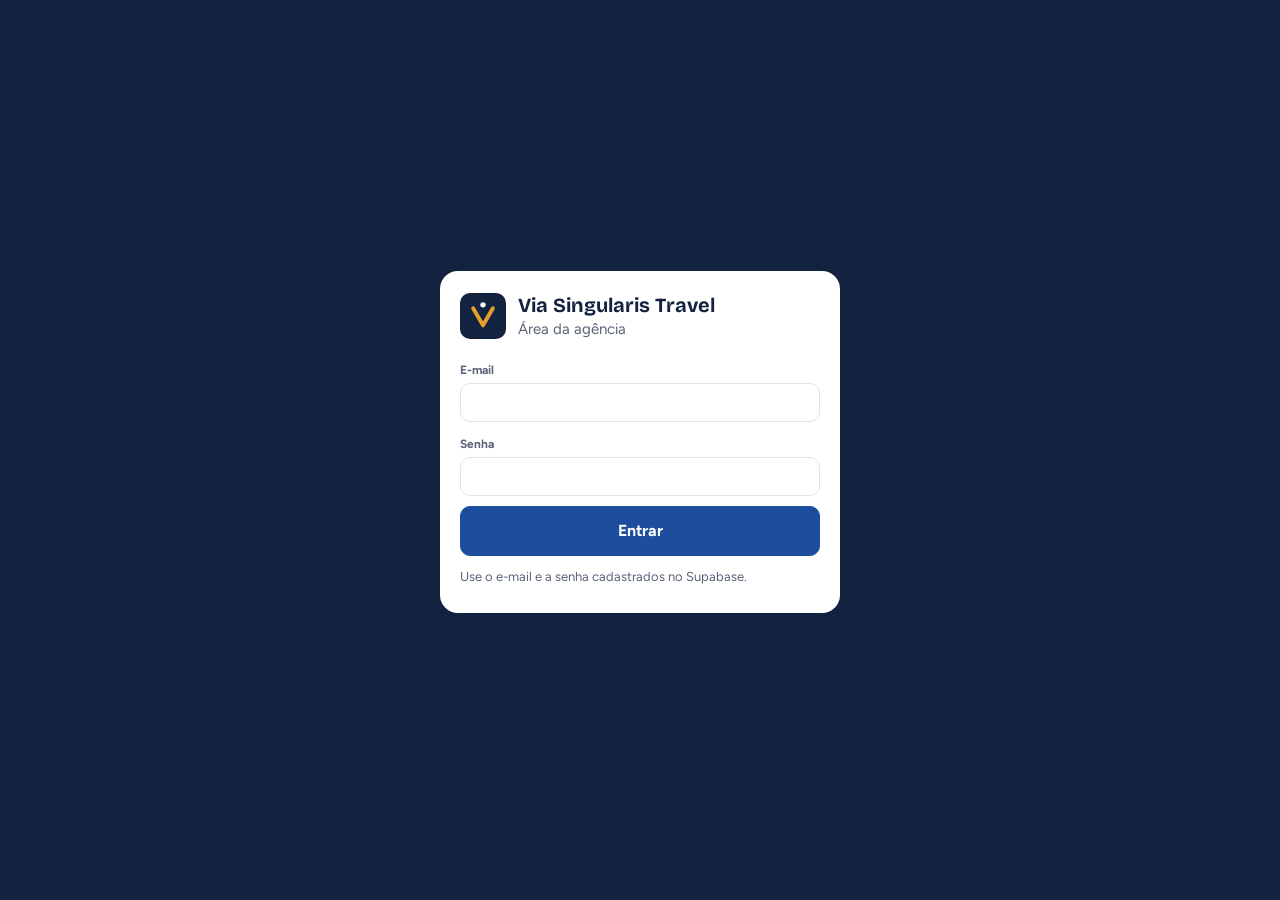
<file: admin.html>
<!doctype html>
<html lang="pt-BR">
<head>
<meta charset="utf-8">
<meta name="viewport" content="width=device-width,initial-scale=1">
<meta name="robots" content="noindex">
<meta name="theme-color" content="#13223F">
<title>Área da agência · Via Singularis Travel</title>
<link rel="icon" href="icon.svg" type="image/svg+xml">
<link rel="stylesheet" href="admin.css">
</head>
<body>
<div id="root"></div>
<div id="toasts" aria-live="polite"></div>
<script src="config.js"></script>
<script src="api.js"></script>
<script src="admin.js"></script>
</body>
</html>
</file>
<file: styles.css>
@font-face{font-family:'Bricolage Grotesque';src:url(bricolage-latin.woff2) format('woff2');font-weight:200 800;font-display:swap}
@font-face{font-family:'Figtree';src:url(figtree-latin.woff2) format('woff2');font-weight:300 900;font-display:swap}

:root{
  --navy:#13223F;--blue:#1D4E9E;--amber:#E3A02B;--ink:#13223F;--muted:#4F5A6E;
  --bg:#F3F5F8;--card:#FFFFFF;--line:#E3E7EE;--soft:#E8EEF8;--warn-bg:#FFF4DF;--warn-ink:#7A4B00;
  --accent:var(--blue);
  --display:'Bricolage Grotesque',system-ui,sans-serif;--text:'Figtree',system-ui,-apple-system,'Segoe UI',sans-serif;
  --tabbar:64px;--safe-b:env(safe-area-inset-bottom,0px);
  color-scheme:light;
}
*{box-sizing:border-box}
html{-webkit-text-size-adjust:100%}
body{margin:0;background:var(--bg);color:var(--ink);font-family:var(--text);font-size:16px;line-height:1.45;-webkit-font-smoothing:antialiased}
a{color:inherit}
button{font:inherit;color:inherit;cursor:pointer}
.wrap{max-width:720px;margin:0 auto;padding:0 16px}
main{padding-bottom:calc(var(--tabbar) + var(--safe-b) + 28px)}

/* ---------- cabeçalhos ---------- */
.hero{background:var(--navy);color:#fff;padding:calc(env(safe-area-inset-top,0px) + 22px) 0 34px}
.hero.colored{background:var(--accent)}
.kicker{font-size:11px;font-weight:700;letter-spacing:.16em;text-transform:uppercase;color:#C9D3E6}
.kicker b{color:var(--amber);font-weight:700}
.hero h1{font-family:var(--display);font-weight:800;font-size:clamp(44px,13vw,76px);line-height:.92;letter-spacing:-.03em;margin:14px 0 14px}
.hero h1 span{display:block;color:var(--amber)}
.hero p{margin:0;color:#DCE6F7;font-size:15px;max-width:52ch}
.chips{display:flex;flex-wrap:wrap;gap:10px;margin-top:20px}
.chip{background:rgba(255,255,255,.1);border-radius:14px;padding:10px 14px}
.chip small{display:block;font-size:10px;font-weight:700;letter-spacing:.14em;text-transform:uppercase;color:#C9D3E6}
.chip strong{font-size:16px}
.stats{display:grid;grid-template-columns:repeat(4,1fr);gap:8px;margin-top:22px;padding-top:18px;border-top:1px solid rgba(255,255,255,.15)}
.stats div{font-size:12px;color:#C9D3E6}
.stats strong{display:block;font-family:var(--display);font-size:30px;font-weight:800;color:var(--amber);line-height:1}

.topbar{position:sticky;top:0;z-index:5;background:var(--accent);color:#fff;padding:calc(env(safe-area-inset-top,0px) + 10px) 0 10px}
.topbar .wrap{display:flex;align-items:center;gap:10px;min-height:36px}
.topbar .back{background:rgba(255,255,255,.14);border:0;border-radius:10px;padding:7px 11px;font-size:14px;font-weight:600;color:#fff;text-decoration:none}
.topbar .t{font-size:12px;font-weight:700;letter-spacing:.14em;text-transform:uppercase;color:rgba(255,255,255,.85);flex:1;min-width:0;white-space:nowrap;overflow:hidden;text-overflow:ellipsis}

/* ---------- dia ---------- */
.dayhead{background:var(--accent);color:#fff;padding:6px 0 30px}
.dayhead .row{display:flex;align-items:flex-end;gap:16px}
.bignum{font-family:var(--display);font-weight:800;font-size:84px;line-height:.85;letter-spacing:-.04em}
.dayhead .meta{padding-bottom:6px}
.dayhead .meta .wd{font-size:17px;font-weight:600}
.dayhead .meta .dn{font-size:12px;font-weight:700;letter-spacing:.16em;text-transform:uppercase;color:rgba(255,255,255,.75)}
.pill{display:inline-block;margin-top:14px;padding:6px 12px;border-radius:999px;border:1.5px solid rgba(255,255,255,.6);font-size:13px;font-weight:700}
.today-badge{display:inline-block;margin-left:8px;padding:6px 10px;border-radius:999px;background:var(--amber);color:var(--navy);font-size:12px;font-weight:800;letter-spacing:.08em;text-transform:uppercase;vertical-align:top;margin-top:14px}
.dayhead h2{font-family:var(--display);font-weight:700;font-size:26px;line-height:1.12;margin:16px 0 0}

.cards{margin-top:-18px;display:flex;flex-direction:column;gap:14px}
.card{background:var(--card);border-radius:22px;padding:20px 18px;box-shadow:0 2px 6px rgba(19,34,63,.07)}
.sec-title{display:flex;align-items:center;gap:10px;margin:0 0 12px;font-size:12px;font-weight:700;letter-spacing:.16em;text-transform:uppercase;color:var(--muted)}
.sec-title::before{content:'';width:20px;height:2px;background:var(--accent)}
.walk{font-size:13px;font-weight:600;color:var(--accent);background:var(--soft);display:inline-block;padding:6px 11px;border-radius:999px;margin:0 0 12px}

.step{display:flex;gap:12px;padding:10px 0;border-top:1px solid var(--line)}
.step:first-of-type{border-top:0;padding-top:2px}
.ico{flex:0 0 36px;height:36px;border-radius:11px;background:var(--soft);color:var(--accent);display:flex;align-items:center;justify-content:center}
.ico svg{width:19px;height:19px}
.step .body{flex:1;min-width:0}
.step .name{font-weight:700}
.step .detail{font-size:14px;color:var(--muted)}
.time{display:inline-block;margin-top:6px;padding:4px 11px;border-radius:999px;background:var(--navy);color:#fff;font-weight:700;font-size:13px;font-variant-numeric:tabular-nums}
.time.pending{background:#fff;color:var(--warn-ink);border:1.5px dashed #D9A441}

.stops{list-style:none;margin:0;padding:0;position:relative}
.stops li{display:flex;gap:12px;padding:9px 0;position:relative}
.stops li:not(:last-child)::after{content:'';position:absolute;left:14px;top:40px;bottom:-6px;width:2px;background:var(--line)}
.num{flex:0 0 30px;height:30px;border-radius:50%;background:var(--accent);color:#fff;font-weight:700;font-size:14px;display:flex;align-items:center;justify-content:center;position:relative;z-index:1}
.stops .name{font-weight:700}
.stops .detail,.place .detail{font-size:14px;color:var(--muted)}
.maplink{display:inline-flex;align-items:center;gap:4px;font-size:13px;font-weight:600;color:var(--accent);text-decoration:none;margin-top:2px}
.maplink svg{width:13px;height:13px}
.routebtn svg{width:18px;height:18px}
.routebtn{display:flex;align-items:center;justify-content:center;gap:8px;margin-top:12px;padding:12px;border-radius:14px;background:var(--soft);color:var(--accent);font-weight:700;font-size:14px;text-decoration:none}

.place{padding:10px 0;border-top:1px solid var(--line)}
.place:first-of-type{border-top:0;padding-top:0}
.place .name{font-weight:700}

.note{border-radius:18px;padding:16px 18px;background:#EEF2F9;display:flex;gap:12px}
.note .ico{background:var(--accent);color:#fff}
.note .lbl{font-size:11px;font-weight:700;letter-spacing:.14em;text-transform:uppercase;color:var(--muted)}
.note .tt{font-weight:700}
.note .tx{font-size:14px;color:var(--muted);margin-top:2px}
.note.y2027,.note.alert{background:var(--warn-bg)}
.note.y2027 .ico,.note.alert .ico{background:var(--amber);color:var(--navy)}
.note.y2027 .lbl,.note.alert .lbl{color:var(--warn-ink)}
.note.night{background:var(--navy);color:#fff}
.note.night .lbl,.note.night .tx{color:#C9D3E6}
.note.night .ico{background:var(--amber);color:var(--navy)}

.pager{display:grid;grid-template-columns:1fr 1fr;gap:10px;margin-top:18px}
.pager a{display:block;background:var(--card);border-radius:16px;padding:12px 14px;text-decoration:none;box-shadow:0 2px 6px rgba(19,34,63,.06)}
.pager a small{display:block;font-size:11px;font-weight:700;letter-spacing:.12em;text-transform:uppercase;color:var(--muted)}
.pager a span{font-weight:700;font-size:14px}
.pager a.next{text-align:right}
.pager .ph{visibility:hidden}

/* ---------- listas ---------- */
.section{margin-top:26px}
.section h3{font-family:var(--display);font-size:24px;font-weight:700;margin:0 0 4px;line-height:1.1}
.section .sub{color:var(--muted);font-size:14px;margin:0 0 14px}
.eyebrow{font-size:11px;font-weight:700;letter-spacing:.16em;text-transform:uppercase;color:var(--muted)}

.trecho{display:flex;gap:14px;align-items:center;background:var(--card);border-radius:20px;padding:16px;text-decoration:none;margin-bottom:10px;box-shadow:0 2px 6px rgba(19,34,63,.06);border-left:6px solid var(--c)}
.trecho .n{font-family:var(--display);font-weight:800;font-size:30px;color:var(--c);width:44px}
.trecho .nm{font-weight:700;font-size:17px}
.trecho .ct{font-size:13px;color:var(--muted)}
.trecho .dt{font-size:13px;font-weight:600;color:var(--c)}

.dayrow{display:flex;gap:14px;align-items:center;background:var(--card);border-radius:16px;padding:12px 14px;text-decoration:none;margin-bottom:8px}
.dayrow .d{width:50px;text-align:center;flex:0 0 50px}
.dayrow .d strong{display:block;font-family:var(--display);font-size:26px;font-weight:800;line-height:1;color:var(--c)}
.dayrow .d small{font-size:11px;font-weight:700;text-transform:uppercase;color:var(--muted)}
.dayrow .info{min-width:0;flex:1}
.dayrow .pl{font-weight:700}
.dayrow .ti{font-size:13px;color:var(--muted);white-space:nowrap;overflow:hidden;text-overflow:ellipsis}
.dayrow.is-today{outline:2.5px solid var(--amber)}
.dayrow.is-past{opacity:.55}
.group-h{display:flex;align-items:center;gap:10px;margin:22px 0 10px;font-size:12px;font-weight:700;letter-spacing:.14em;text-transform:uppercase;color:var(--c)}
.group-h::after{content:'';flex:1;height:2px;background:var(--c);opacity:.25}

.tr{background:var(--card);border-radius:18px;padding:14px 16px;margin-bottom:10px;display:flex;gap:14px;align-items:flex-start;text-decoration:none}
.tr .dt{flex:0 0 46px;font-family:var(--display);font-weight:800;font-size:20px;line-height:1;color:var(--c)}
.tr .dt small{display:block;font-family:var(--text);font-size:11px;font-weight:700;color:var(--muted);text-transform:uppercase;margin-top:3px}
.tr .rt{font-weight:700}
.tr .md{font-size:14px;color:var(--muted)}

.stay{background:var(--card);border-radius:20px;padding:16px 18px;margin-bottom:10px;border-top:5px solid var(--c)}
.stay .ct{font-size:11px;font-weight:700;letter-spacing:.14em;text-transform:uppercase;color:var(--c)}
.stay .nm{font-weight:700;font-size:18px;margin-top:2px}
.stay .ad{font-size:14px;color:var(--muted)}
.stay .dt{font-size:14px;font-weight:600;margin-top:6px}

.banner{display:flex;gap:12px;background:var(--warn-bg);color:var(--warn-ink);border-radius:18px;padding:14px 16px;font-size:14px;margin-top:16px}
.banner svg{flex:0 0 20px;width:20px;height:20px;margin-top:1px}

.countdown{background:var(--card);border-radius:22px;padding:18px;margin-top:-18px;position:relative;box-shadow:0 2px 6px rgba(19,34,63,.08);display:flex;align-items:center;gap:16px}
.countdown strong{font-family:var(--display);font-size:46px;font-weight:800;line-height:.9;color:var(--blue)}
.countdown .lb{font-weight:700}
.countdown .sm{font-size:14px;color:var(--muted)}
.btn{display:flex;align-items:center;justify-content:center;gap:8px;background:var(--navy);color:#fff;border:0;border-radius:16px;padding:15px;font-weight:700;text-decoration:none;margin-top:14px}
.btn.alt{background:var(--card);color:var(--navy);box-shadow:inset 0 0 0 1.5px var(--line)}

.check{display:flex;gap:12px;align-items:flex-start;background:var(--card);border-radius:14px;padding:13px 14px;margin-bottom:8px}
.check > input[type=checkbox]{width:22px;height:22px;margin:0;accent-color:var(--blue);flex:0 0 22px}
.check label{font-size:15px;cursor:pointer}
.check.done label{color:var(--muted);text-decoration:line-through}
.progress{height:10px;border-radius:99px;background:var(--line);overflow:hidden;margin:12px 0 4px}
.progress i{display:block;height:100%;background:var(--blue);border-radius:99px;transition:width .25s}
.cardlist{background:var(--card);border-radius:18px;padding:4px 16px}
.cardlist div{padding:12px 0;border-top:1px solid var(--line);font-size:15px}
.cardlist div:first-child{border-top:0}
.cardlist b{display:block}
.tags{display:flex;flex-wrap:wrap;gap:8px}
.tags span{background:var(--card);border-radius:999px;padding:7px 12px;font-size:14px;font-weight:600}

.foot{text-align:center;color:var(--muted);font-size:13px;margin:30px 0 0}
.foot b{color:var(--ink)}

/* ---------- barra inferior ---------- */
.tabbar{position:fixed;left:0;right:0;bottom:0;z-index:10;background:rgba(255,255,255,.96);backdrop-filter:blur(10px);-webkit-backdrop-filter:blur(10px);border-top:1px solid var(--line);padding-bottom:var(--safe-b)}
.tabbar .wrap{display:grid;grid-template-columns:repeat(6,1fr);height:var(--tabbar);padding:0 4px}
.tabbar a{display:flex;flex-direction:column;align-items:center;justify-content:center;gap:3px;text-decoration:none;font-size:11px;font-weight:600;color:var(--muted)}
.gamewrap{position:fixed;left:0;right:0;top:0;bottom:calc(var(--tabbar) + var(--safe-b));z-index:5;background:#13223F}
.gamewrap iframe{display:block;width:100%;height:100%;border:0}
.tabbar a svg{width:22px;height:22px}
.tabbar a[aria-current=page]{color:var(--blue)}
.tabbar a[aria-current=page] svg{stroke-width:2.4}

:focus-visible{outline:3px solid var(--amber);outline-offset:2px}
.sr{position:absolute;width:1px;height:1px;overflow:hidden;clip:rect(0 0 0 0)}
.offline{position:fixed;top:calc(env(safe-area-inset-top,0px) + 8px);left:50%;transform:translateX(-50%);z-index:20;background:var(--navy);color:#fff;font-size:12px;font-weight:700;padding:6px 12px;border-radius:99px;display:none}
body.is-offline .offline{display:block}
@media (min-width:720px){.bignum{font-size:104px}.dayhead h2{font-size:32px}}
.ckbody{flex:1;min-width:0;display:flex;flex-direction:column;gap:6px}
.buy{align-self:flex-start;display:inline-flex;align-items:center;gap:5px;font-size:13px;font-weight:700;color:#fff;background:var(--blue);border-radius:999px;padding:6px 12px;text-decoration:none}
.buy svg{width:13px;height:13px}
.cf{display:flex;flex-wrap:wrap;align-items:center;gap:6px 10px}
.cfin{flex:1 1 200px;min-width:0;font:inherit;font-size:14px;color:var(--ink);background:var(--bg);border:1px solid var(--line);border-radius:10px;padding:8px 10px}
.cfin::placeholder{color:#8A94A6}
.check.done .buy{background:var(--line);color:var(--muted)}
.stay .conf{font-size:14px;margin-top:6px;background:var(--soft);border-radius:10px;padding:6px 10px;word-break:break-all}
.stay .links{display:flex;flex-wrap:wrap;gap:4px 16px;margin-top:4px}

/* ---------- multiviagem ---------- */
.vrow{display:flex;gap:12px;padding:12px 0;border-top:1px solid var(--line);text-decoration:none;color:inherit}
.vrow:first-of-type{border-top:0}
.card .vrow:first-of-type{padding-top:2px}
.vrow .name{font-weight:700}
.vrow .detail{font-size:13px;color:var(--muted)}
.vstat{font-size:12px;font-weight:700;color:var(--warn-ink);margin-top:2px}
.vstat.ok{color:#1E7B4A}
.vbox{display:flex;flex-direction:column;gap:4px}
.vimg{width:100%;border-radius:16px;background:#fff;box-shadow:0 2px 6px rgba(19,34,63,.08)}
.btn.wa{background:#1E7B4A;margin:14px auto 6px;max-width:420px}
.btn svg{width:20px;height:20px}
.linkbtn{background:none;border:0;color:var(--blue);font-weight:700;font-size:13px;display:inline-flex;align-items:center;gap:6px;padding:8px}
.linkbtn svg{width:15px;height:15px}
.foot a{color:var(--blue)}
.gate{padding-bottom:44px}
.pinform{background:var(--card);border-radius:22px;padding:22px 18px;margin-top:-22px;position:relative;box-shadow:0 2px 6px rgba(19,34,63,.08);display:flex;flex-direction:column;gap:10px}
.pinform label{display:flex;align-items:center;gap:8px;font-weight:700}
.pinform label svg{width:18px;height:18px;color:var(--blue)}
.pinform input{font:inherit;font-family:var(--display);font-size:34px;font-weight:800;letter-spacing:.4em;text-align:center;padding:12px;border:2px solid var(--line);border-radius:16px;color:var(--navy);width:100%}
.pinform input:focus{border-color:var(--blue);outline:none}
.err{color:#B4472F;font-weight:600;font-size:14px}
.toast{position:fixed;left:50%;bottom:calc(var(--tabbar) + var(--safe-b) + 14px);transform:translateX(-50%);background:var(--navy);color:#fff;padding:10px 16px;border-radius:12px;font-size:14px;font-weight:600;z-index:30;box-shadow:0 6px 20px rgba(0,0,0,.2)}
.previewbar{position:sticky;top:0;z-index:20;background:var(--amber);color:var(--navy);text-align:center;font-size:12px;font-weight:800;letter-spacing:.08em;text-transform:uppercase;padding:6px}
.stay .conf{font-size:14px;margin-top:6px;background:var(--soft);border-radius:10px;padding:6px 10px;word-break:break-word}

/* ---------- proteção do conteúdo ---------- */
#wm{position:fixed;inset:0;z-index:25;pointer-events:none;background-repeat:repeat;background-position:0 0}
#app{-webkit-user-select:none;user-select:none;-webkit-touch-callout:none}
#app input,#app textarea,#app .detail,#app .ad,#app .conf,#app .copyable{-webkit-user-select:text;user-select:text;-webkit-touch-callout:default}
@media print{
  #app,.tabbar,#wm,.offline{display:none!important}
  body::after{content:'Este roteiro é exclusivo e não pode ser impresso. Fale com a agência.';display:block;padding:40px;font:16px sans-serif}
}
</file>
<file: admin.css>
@font-face{font-family:'Bricolage Grotesque';src:url(bricolage-latin.woff2) format('woff2');font-weight:200 800;font-display:swap}
@font-face{font-family:'Figtree';src:url(figtree-latin.woff2) format('woff2');font-weight:300 900;font-display:swap}
:root{--navy:#13223F;--blue:#1D4E9E;--amber:#E3A02B;--ink:#13223F;--muted:#5A6478;--bg:#F3F5F8;--card:#fff;--line:#DFE4EC;--soft:#EEF2F9;--red:#B4472F;--green:#1E7B4A;
  --display:'Bricolage Grotesque',system-ui,sans-serif;--text:'Figtree',system-ui,-apple-system,'Segoe UI',sans-serif;color-scheme:light}
*{box-sizing:border-box}
body{margin:0;background:var(--bg);color:var(--ink);font-family:var(--text);font-size:15px;line-height:1.4}
h1,h2,h3{font-family:var(--display);margin:0;line-height:1.15}
h1{font-size:28px}h2{font-size:20px;margin-bottom:10px}h3{font-size:16px;margin:16px 0 4px}
a{color:var(--blue)}
code{background:var(--soft);padding:1px 5px;border-radius:5px}

.top{background:var(--navy);color:#fff;position:sticky;top:0;z-index:20}
.top .in{max-width:1180px;margin:0 auto;padding:10px 20px;display:flex;align-items:center;gap:16px}
.logo{display:flex;align-items:center;gap:10px;color:#fff;text-decoration:none;font-weight:700}
.logo img{width:30px;height:30px}
.crumb{flex:1;color:#C9D3E6;font-size:14px;min-width:0;white-space:nowrap;overflow:hidden;text-overflow:ellipsis}
.crumb a{color:#fff}
.top .b.ghost{color:#fff;border-color:rgba(255,255,255,.3);background:transparent}

.edbar{background:#fff;border-bottom:1px solid var(--line);position:sticky;top:50px;z-index:15}
.edbar .in{max-width:1180px;margin:0 auto;padding:12px 20px 4px;display:flex;align-items:center;gap:14px;flex-wrap:wrap}
.edbar .ttl{flex:1;min-width:220px}
.edbar .ttl b{display:block;font-family:var(--display);font-size:20px}
.edbar .ttl span{color:var(--muted);font-size:13px}
.tabs{max-width:1180px;margin:0 auto;padding:0 14px;display:flex;gap:2px;overflow-x:auto;scrollbar-width:none}
.tab{background:none;border:0;border-bottom:3px solid transparent;padding:10px 12px;font:inherit;font-weight:600;color:var(--muted);cursor:pointer;white-space:nowrap}
.tab.on{color:var(--blue);border-bottom-color:var(--blue)}
.tab i{font-style:normal;font-size:11px;background:var(--soft);border-radius:99px;padding:1px 7px;margin-left:3px}

.page{max-width:1180px;margin:0 auto;padding:22px 20px 80px}
.panel{background:var(--card);border-radius:18px;padding:20px;margin-bottom:16px;box-shadow:0 1px 3px rgba(19,34,63,.06)}
.card{border:1px solid var(--line);border-radius:14px;padding:14px;margin-bottom:12px}
.hint{color:var(--muted);font-size:13px;margin:6px 0}
.demo{background:#FFF4DF;color:#7A4B00;border-radius:12px;padding:10px 14px;font-size:14px;margin-bottom:14px}
.empty{background:#fff;border-radius:18px;padding:30px;text-align:center;color:var(--muted)}

.row{display:flex;gap:8px;flex-wrap:wrap;align-items:center;margin-top:8px}
.row.end{justify-content:flex-end;margin-top:0}
.grow{flex:1}
.listhead{display:flex;align-items:center;justify-content:space-between;gap:12px;flex-wrap:wrap;margin-bottom:16px}
.grid2,.grid3,.grid4{display:grid;gap:10px 14px}
.grid2{grid-template-columns:repeat(2,minmax(0,1fr))}
.grid3{grid-template-columns:repeat(3,minmax(0,1fr))}
.grid4{grid-template-columns:120px repeat(2,minmax(0,1fr))}

.f{display:flex;flex-direction:column;gap:4px;min-width:0;margin:4px 0}
.f>span{font-size:12px;font-weight:700;color:var(--muted)}
.f input,.f select,.f textarea,.search{font:inherit;color:var(--ink);background:#fff;border:1px solid var(--line);border-radius:10px;padding:8px 10px;width:100%;min-width:0}
.f textarea{resize:vertical}
.f input:focus,.f select:focus,.f textarea:focus,.search:focus{outline:2px solid #9DB7E4;border-color:var(--blue)}
.ro{background:var(--soft);border-radius:10px;padding:9px 10px;min-height:38px}
.mono{font-family:ui-monospace,Consolas,monospace;font-size:13px;word-break:break-all}
.pin{font-size:22px;font-weight:700;letter-spacing:.3em}
.search{margin-bottom:14px;max-width:420px}

.b{display:inline-flex;align-items:center;justify-content:center;gap:6px;font:inherit;font-weight:700;font-size:14px;border-radius:10px;padding:9px 14px;border:1px solid var(--line);background:#fff;color:var(--navy);cursor:pointer;text-decoration:none;white-space:nowrap}
.b:hover{border-color:#B9C4D6}
.b.primary{background:var(--blue);border-color:var(--blue);color:#fff}
.b.primary:disabled{background:#9AA8BE;border-color:#9AA8BE}
.b.ghost{background:transparent}
.b.danger{color:var(--red)}
.b.sm{padding:6px 10px;font-size:13px}
.b.big{padding:13px;font-size:16px;width:100%}
.b:disabled{opacity:.5;cursor:default}
.filebtn{position:relative;overflow:hidden}
.filebtn input{position:absolute;inset:0;opacity:0;cursor:pointer}
.mv{display:inline-flex;gap:2px}

.line{display:flex;gap:10px;align-items:flex-end;flex-wrap:wrap;padding:6px 0;border-bottom:1px dashed var(--line)}
.line .f{flex:1 1 160px}
.line .f.grow{flex:3 1 240px}
.line .f.w1{flex:0 1 90px}
.line .f.w2{flex:0 1 150px}
.line>.b,.line>.mv{margin-bottom:6px}
.cnt{font-size:12px;color:var(--muted);margin-bottom:10px;min-width:60px}
.swatch{width:40px;height:40px;border-radius:10px;color:#fff;font-weight:800;display:flex;align-items:center;justify-content:center;margin-bottom:4px}

.trips{display:flex;flex-direction:column;gap:10px}
.tripcard{background:#fff;border-radius:16px;padding:14px 16px;display:flex;gap:14px;align-items:center;flex-wrap:wrap;box-shadow:0 1px 3px rgba(19,34,63,.06)}
.tripcard .who{flex:1;min-width:220px}
.tripcard .who b{display:block;font-size:16px}
.tripcard .who span{display:block}
.tripcard .who small{color:var(--muted)}
.tripcard .acts{display:flex;gap:6px;flex-wrap:wrap}
.newtrip{border:2px solid var(--blue)}

details.day{background:#fff;border-radius:14px;margin-bottom:8px;border-left:6px solid var(--c);box-shadow:0 1px 3px rgba(19,34,63,.06)}
details.day>summary{cursor:pointer;padding:12px 16px;list-style:none;display:flex;gap:6px;align-items:baseline;flex-wrap:wrap}
details.day>summary::-webkit-details-marker{display:none}
details.day>summary::before{content:'▸';color:var(--muted);margin-right:4px}
details.day[open]>summary::before{content:'▾'}
details.day>summary em{font-style:normal;color:var(--muted);font-size:13px;flex-basis:100%;padding-left:16px;white-space:nowrap;overflow:hidden;text-overflow:ellipsis}
.daybody{padding:0 16px 16px}
.blocks{display:flex;flex-direction:column;gap:10px;margin-top:10px}
.block{border:1px solid var(--line);border-radius:12px;padding:12px;background:#FBFCFE}
.block.note{background:#FFFBF2}
.bhead{display:flex;align-items:center;gap:6px;margin-bottom:4px}
.btype{flex:1;font-size:12px;font-weight:800;letter-spacing:.06em;text-transform:uppercase;color:var(--blue)}
.items{display:flex;flex-direction:column}
.item{display:flex;gap:8px;align-items:flex-end;flex-wrap:wrap;padding:4px 0}
.item .num{width:26px;height:26px;border-radius:50%;background:var(--blue);color:#fff;font-size:12px;font-weight:700;display:flex;align-items:center;justify-content:center;margin-bottom:10px;flex:0 0 26px}
.item .f.grow{flex:2 1 180px}
.item .f.grow2{flex:3 1 220px}
.item .f.w2{flex:0 1 150px}
.item>.b,.item>.mv{margin-bottom:6px}
.addblocks{display:flex;gap:6px;flex-wrap:wrap;align-items:center;margin-top:10px;padding-top:10px;border-top:1px dashed var(--line)}
.addblocks span{font-size:13px;font-weight:700;color:var(--muted)}

.voucher .vic{width:42px;height:42px;border-radius:10px;background:var(--soft);color:var(--blue);font-weight:800;font-size:12px;display:flex;align-items:center;justify-content:center;margin-bottom:4px}

.login{min-height:100vh;display:flex;align-items:center;justify-content:center;padding:20px;background:var(--navy)}
.login .panel{width:100%;max-width:400px;display:flex;flex-direction:column;gap:6px}
.brand{display:flex;gap:12px;align-items:center;margin-bottom:12px}
.brand img{width:46px;height:46px}
.brand b{display:block;font-family:var(--display);font-size:20px}
.brand span{color:var(--muted)}

#toasts{position:fixed;right:16px;bottom:16px;display:flex;flex-direction:column;gap:8px;z-index:50}
.toast{background:var(--navy);color:#fff;padding:10px 14px;border-radius:10px;font-weight:600;box-shadow:0 6px 20px rgba(0,0,0,.2);max-width:360px}
.toast.ok{background:var(--green)}
.toast.err{background:var(--red)}

@media (max-width:760px){
  .grid2,.grid3,.grid4{grid-template-columns:minmax(0,1fr)}
  .top .in,.page{padding-left:14px;padding-right:14px}
  .logo span{display:none}
  h1{font-size:22px}
  .edbar{top:50px}
}
</file>
